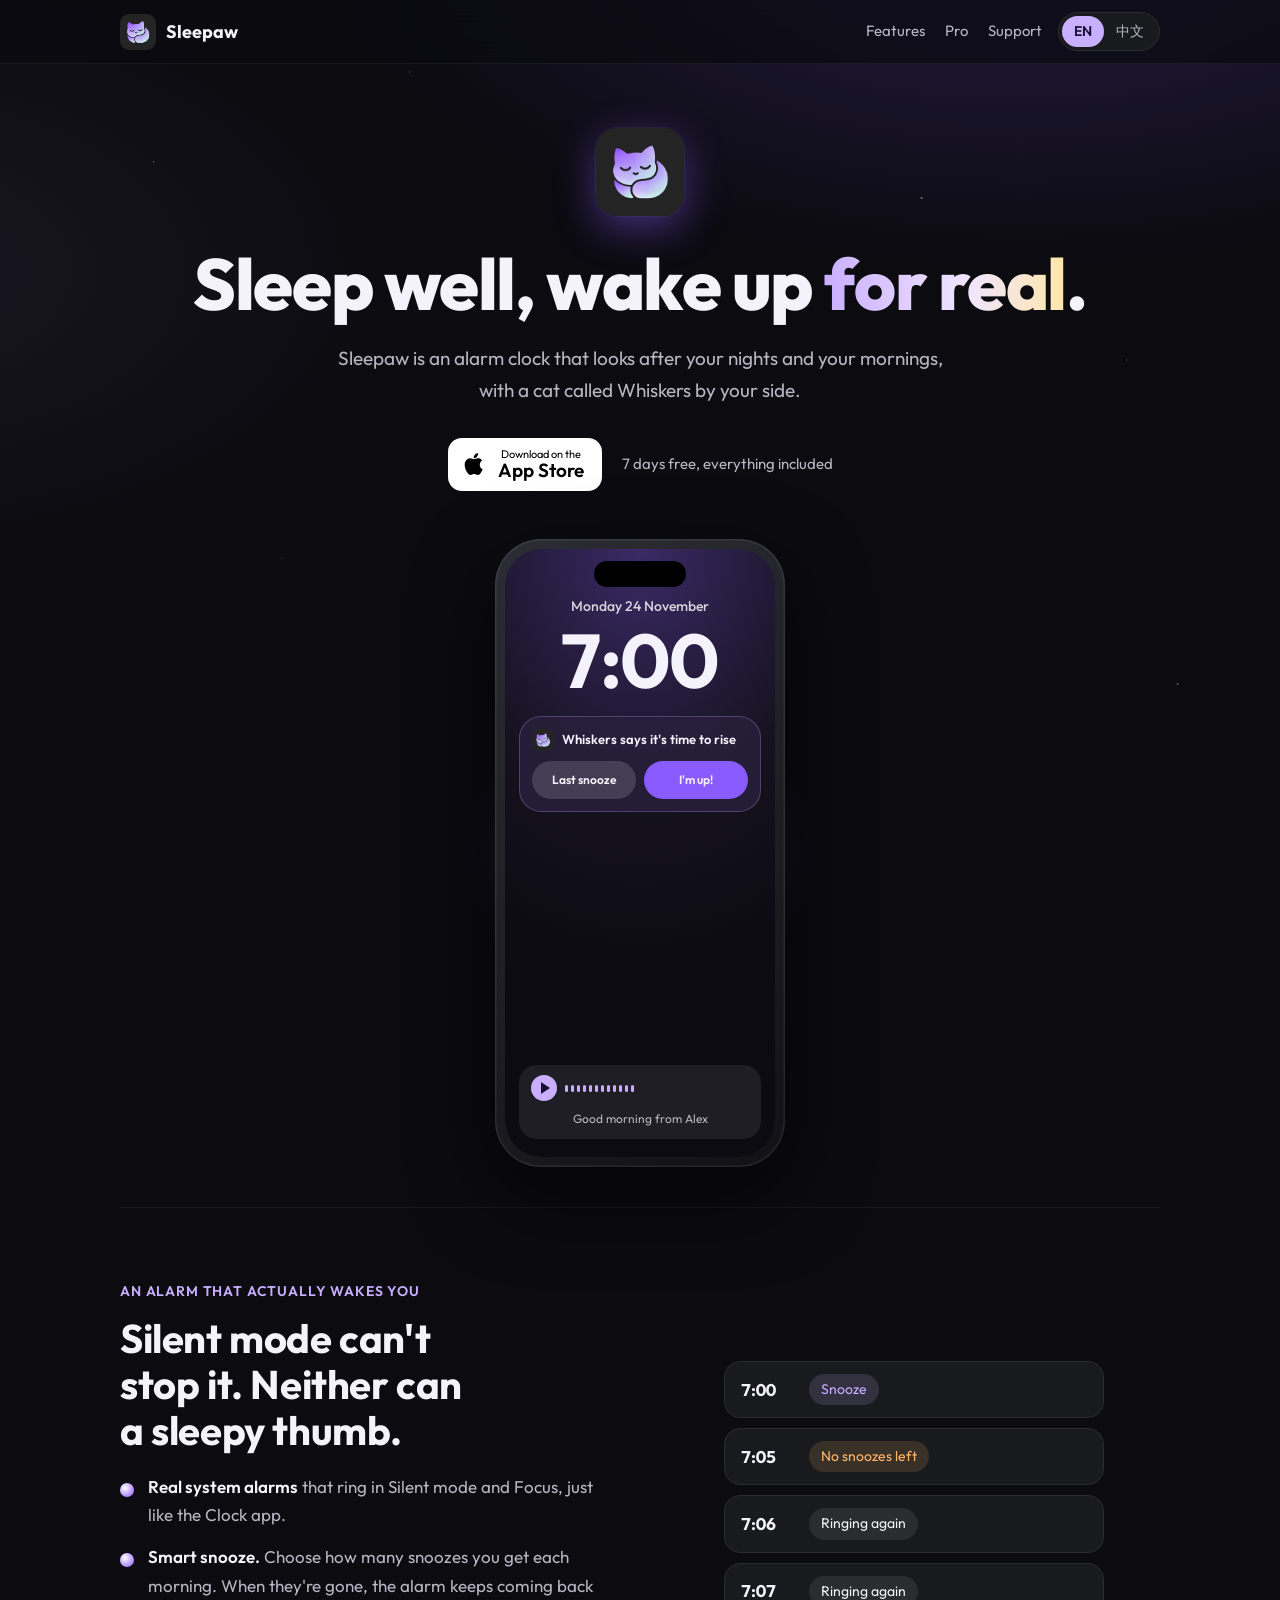
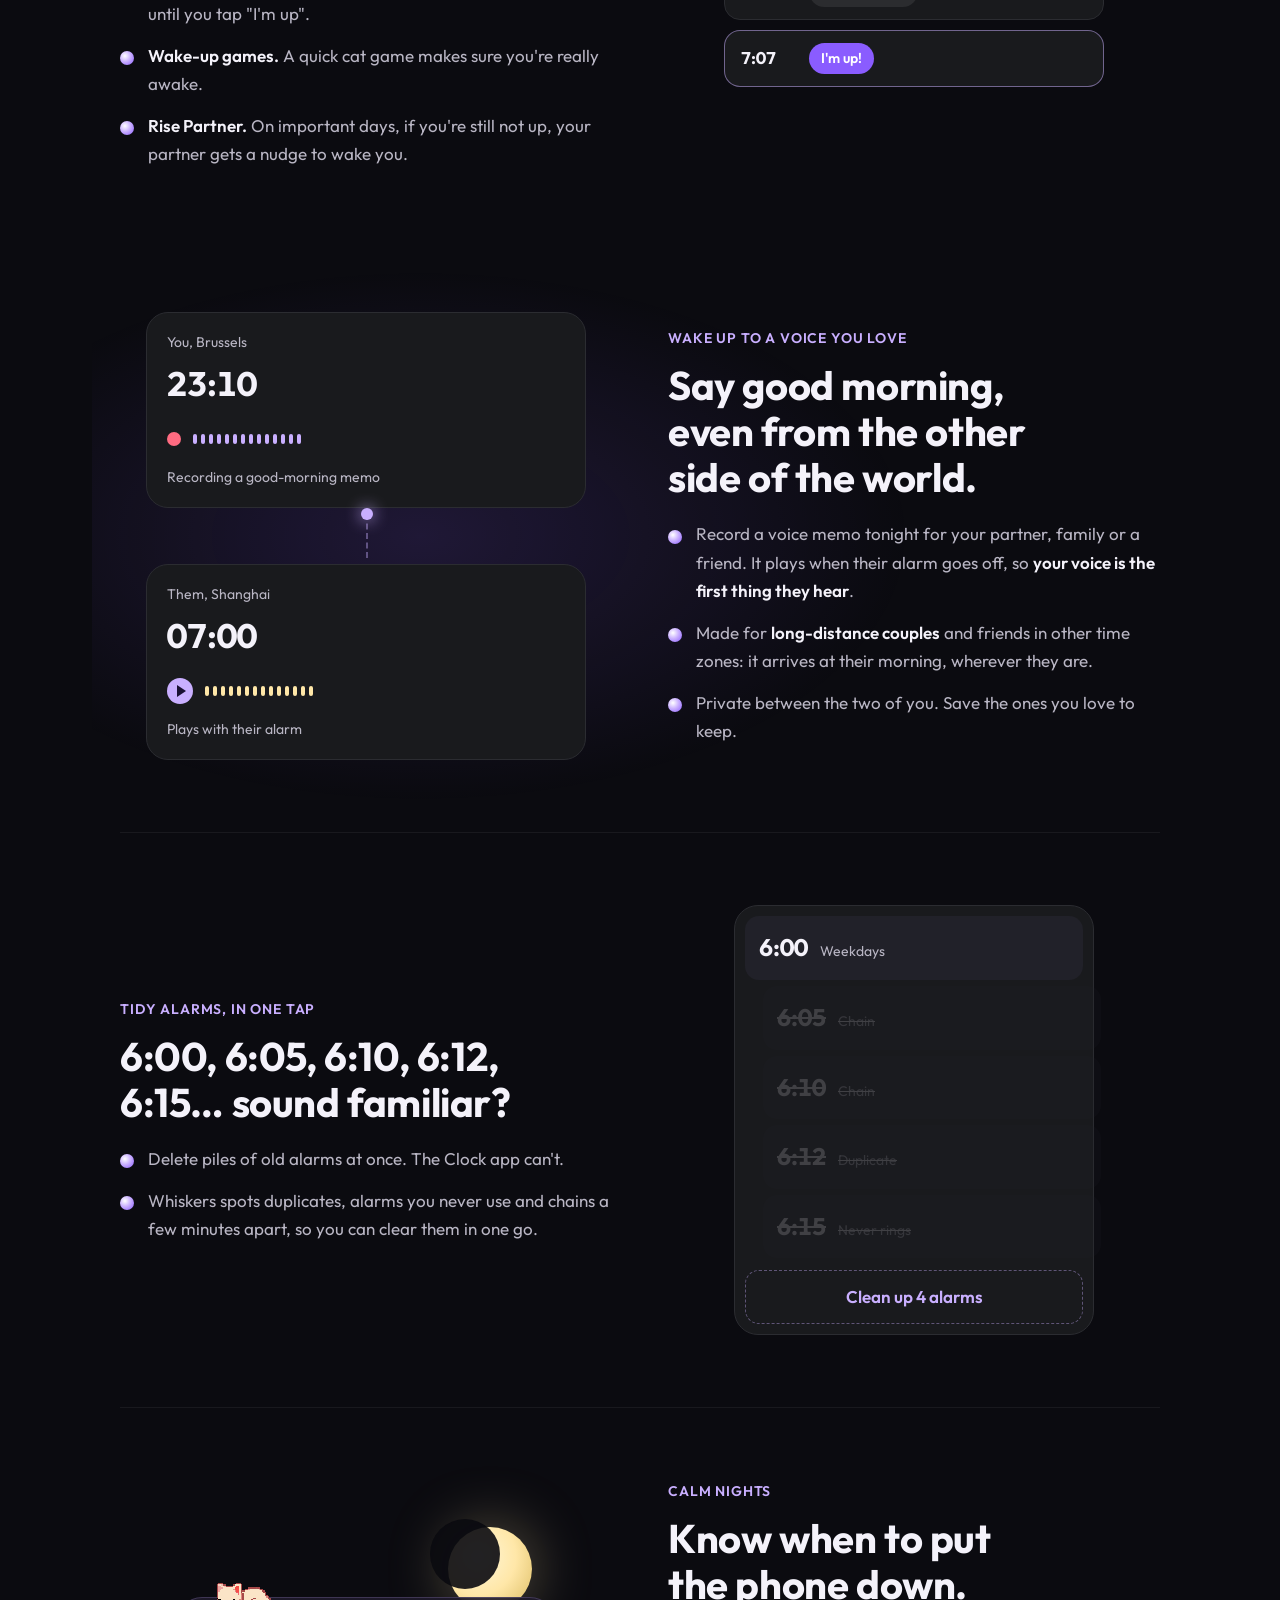
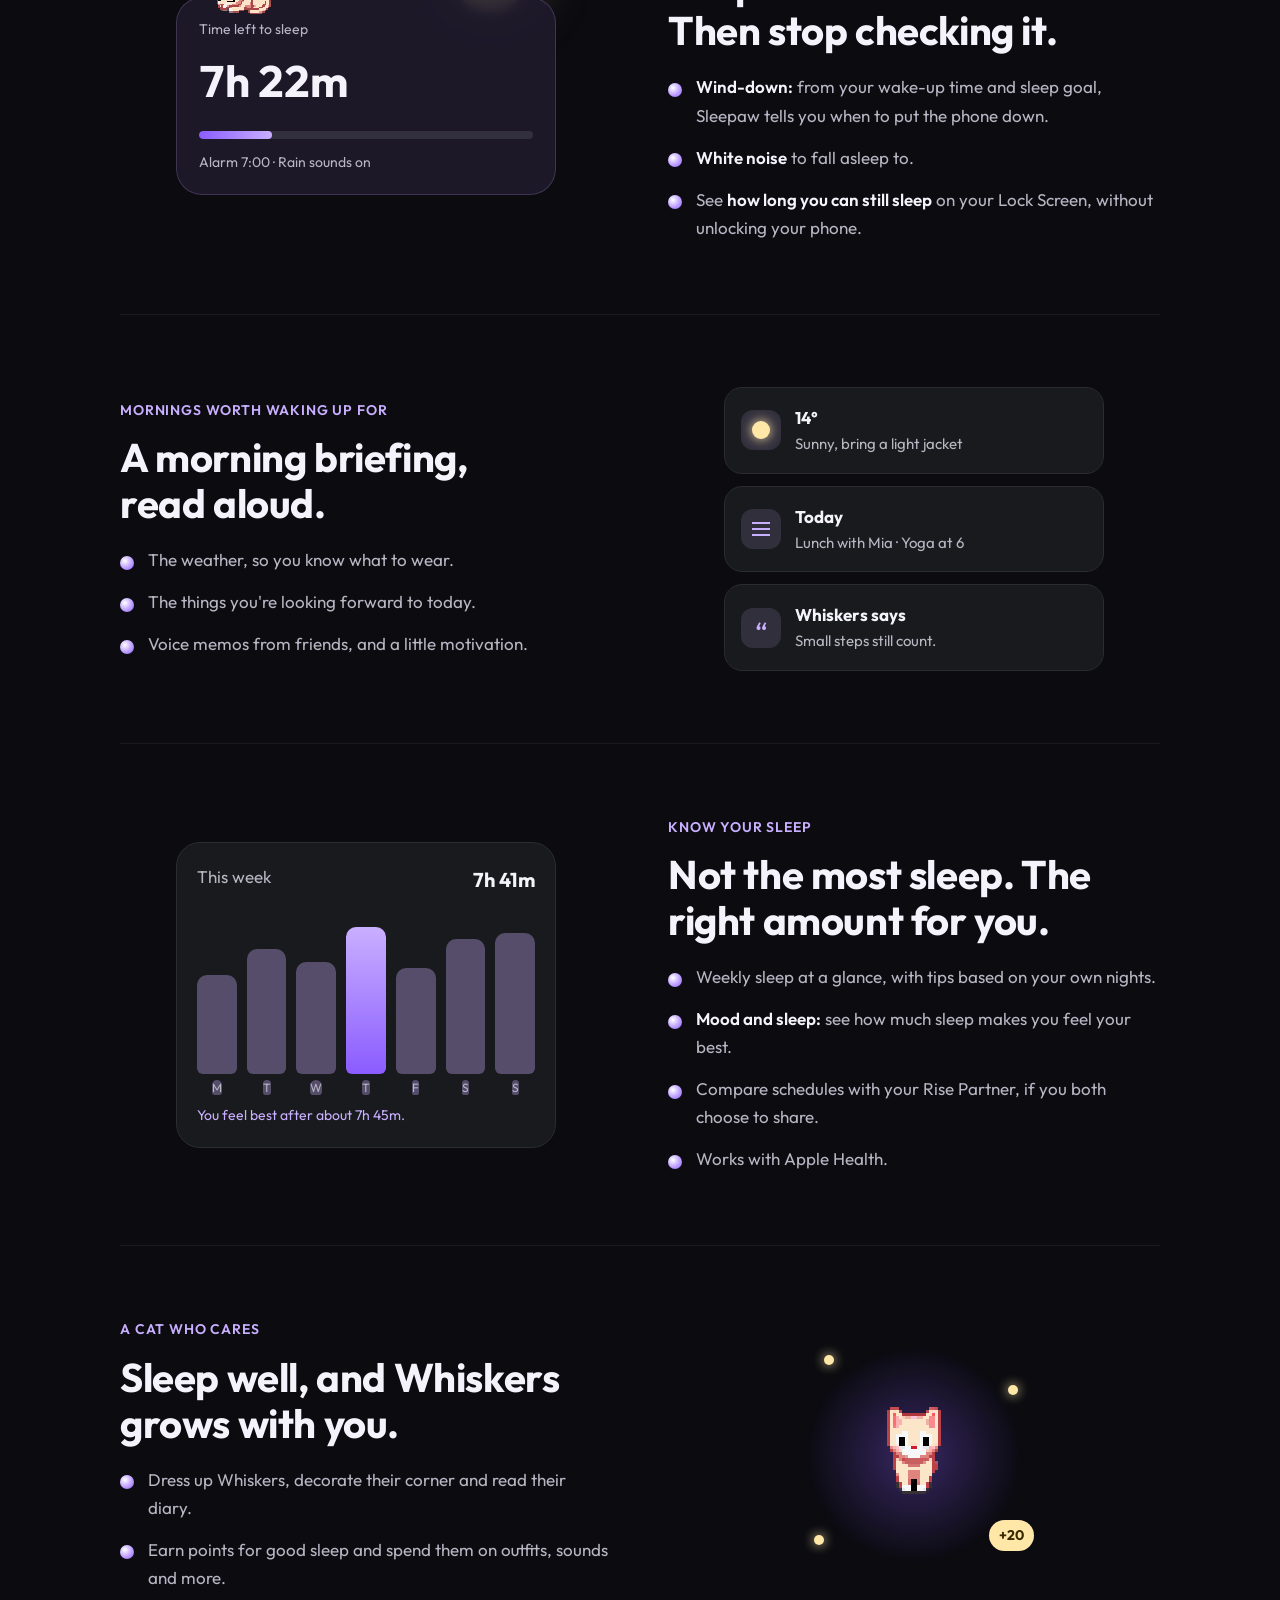
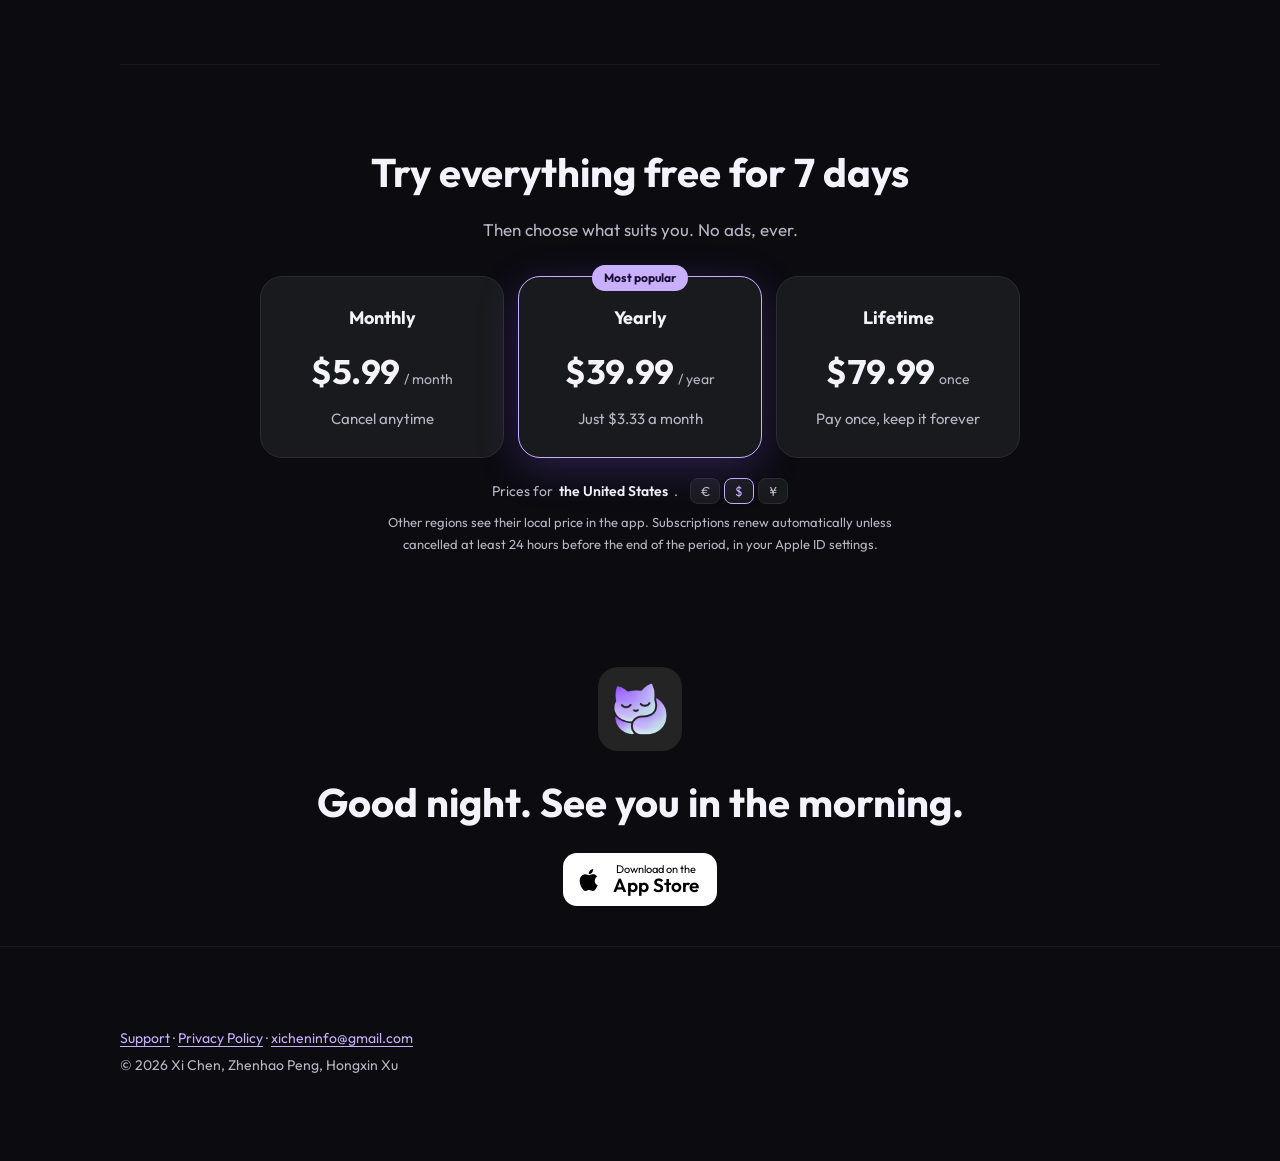
<file: index.html>
<!doctype html>
<html lang="en" data-lang="en" data-title-en="Sleepaw: Cat Alarm Clock" data-title-zh="枕边喵 · 小猫闹钟">
<head>
  <meta charset="utf-8">
  <meta name="viewport" content="width=device-width, initial-scale=1">
  <title>Sleepaw: Cat Alarm Clock</title>
  <meta name="description" content="Sleepaw is an alarm clock that looks after your nights and your mornings, with a cat called Whiskers by your side.">
  <meta property="og:title" content="Sleepaw: Cat Alarm Clock">
  <meta property="og:description" content="Sleep well, wake up for real. Wake up to the voice of someone you love.">
  <meta property="og:image" content="https://chenxi981211-ui.github.io/sleepaw/icon.png">
  <link rel="icon" href="icon.png">
  <link rel="preconnect" href="https://fonts.googleapis.com">
  <link rel="preconnect" href="https://fonts.gstatic.com" crossorigin>
  <link href="https://fonts.googleapis.com/css2?family=Outfit:wght@400;500;600;700;800&display=swap" rel="stylesheet">
  <link rel="stylesheet" href="style.css?v=4">
  <link rel="stylesheet" href="landing.css?v=4">
  <script src="lang.js?v=4" defer></script>
  <script src="landing.js?v=4" defer></script>
  <script src="prices.js?v=4" defer></script>
</head>
<body class="landing">
  <div class="sky" aria-hidden="true"></div>

  <header class="bar">
    <div class="bar-in">
      <a class="brand" href="./"><img src="icon.png" alt=""><span class="en">Sleepaw</span><span class="zh">枕边喵</span></a>
      <nav class="bar-links">
        <a href="#features"><span class="en">Features</span><span class="zh">功能</span></a>
        <a href="#pro"><span class="en">Pro</span><span class="zh">会员</span></a>
        <a href="support.html"><span class="en">Support</span><span class="zh">帮助</span></a>
      </nav>
      <div class="lang" role="group" aria-label="Language"><button data-set="en" aria-pressed="true">EN</button><button data-set="zh" aria-pressed="false">中文</button></div>
    </div>
  </header>

  <main>
    <!-- Hero -->
    <section class="hero2">
      <div class="hero-copy">
        <img class="hero-logo" src="icon.png" alt="Sleepaw">
        <h1>
          <span class="en">Sleep well, wake up <em>for real</em>.</span>
          <span class="zh">好好睡，好好醒，<em>有猫陪着</em>。</span>
        </h1>
        <p class="lede">
          <span class="en">Sleepaw is an alarm clock that looks after your nights and your mornings, with a cat called Whiskers by your side.</span>
          <span class="zh">枕边喵是一个会照顾你睡眠的小猫闹钟，从睡前到起床，都有猫猫陪着你。</span>
        </p>
        <div class="cta-row">
          <a class="store-btn" href="https://apps.apple.com/app/id6829715240">
            <svg viewBox="0 0 24 24" aria-hidden="true"><path fill="currentColor" d="M16.4 12.6c0-2.6 2.1-3.8 2.2-3.9-1.2-1.8-3.1-2-3.7-2-1.6-.2-3.1.9-3.9.9-.8 0-2-.9-3.4-.9-1.7 0-3.3 1-4.2 2.6-1.8 3.1-.5 7.7 1.3 10.2.9 1.2 1.9 2.6 3.2 2.6 1.3-.1 1.8-.8 3.3-.8 1.6 0 2 .8 3.4.8 1.4 0 2.3-1.2 3.1-2.5 1-1.4 1.4-2.8 1.4-2.9-.1 0-2.7-1-2.7-4.1zM13.9 5c.7-.9 1.2-2 1-3.2-1 0-2.3.7-3 1.6-.7.8-1.2 2-1.1 3.1 1.2.1 2.4-.6 3.1-1.5z"/></svg>
            <span><small class="en">Download on the</small><small class="zh">前往</small><b>App Store</b></span>
          </a>
          <p class="trial"><span class="en">7 days free, everything included</span><span class="zh">所有功能免费试用 7 天</span></p>
        </div>
      </div>

      <div class="hero-phone" aria-hidden="true">
        <div class="phone">
          <div class="screen lock">
            <p class="lock-date"><span class="en">Monday 24 November</span><span class="zh">11月24日 星期一</span></p>
            <p class="lock-time">7:00</p>
            <div class="alarm-alert ring">
              <div class="aa-head"><img src="icon.png" alt=""><span class="en">Whiskers says it's time to rise</span><span class="zh">Whiskers 喊你起床啦</span></div>
              <div class="aa-btns">
                <span class="aa-btn"><span class="en">Last snooze</span><span class="zh">最后一次贪睡</span></span>
                <span class="aa-btn up"><span class="en">I'm up!</span><span class="zh">我起来了！</span></span>
              </div>
            </div>
            <div class="memo-chip">
              <span class="play"></span>
              <span class="wave"><i></i><i></i><i></i><i></i><i></i><i></i><i></i><i></i><i></i><i></i><i></i><i></i></span>
              <span class="memo-from"><span class="en">Good morning from Alex</span><span class="zh">来自小林的早安</span></span>
            </div>
          </div>
        </div>
        <div class="glow"></div>
      </div>
    </section>

    <!-- Feature: alarm -->
    <section id="features" class="feature">
      <div class="f-copy reveal">
        <p class="eyebrow"><span class="en">An alarm that actually wakes you</span><span class="zh">真正叫得醒你的闹钟</span></p>
        <h2><span class="en">Silent mode can't stop it. Neither can a sleepy thumb.</span><span class="zh">静音挡不住它，迷糊的手也关不掉它。</span></h2>
        <ul class="ticks">
          <li><span class="en"><b>Real system alarms</b> that ring in Silent mode and Focus, just like the Clock app.</span><span class="zh"><b>系统级闹钟</b>：静音模式、专注模式下照样响，和苹果自带闹钟一样可靠。</span></li>
          <li><span class="en"><b>Smart snooze.</b> Choose how many snoozes you get each morning. When they're gone, the alarm keeps coming back until you tap "I'm up".</span><span class="zh"><b>智能贪睡</b>：自己设定每天早上能贪睡几次。用完之后，闹钟会一直回来，直到你点「我起来了」。</span></li>
          <li><span class="en"><b>Wake-up games.</b> A quick cat game makes sure you're really awake.</span><span class="zh"><b>起床小游戏</b>：玩一局猫咪小游戏，确认你是真的醒了。</span></li>
          <li><span class="en"><b>Rise Partner.</b> On important days, if you're still not up, your partner gets a nudge to wake you.</span><span class="zh"><b>起床搭子</b>：重要的日子你还没起，搭子会收到提醒来叫你。</span></li>
        </ul>
      </div>
      <div class="f-visual reveal" aria-hidden="true">
        <div class="snooze-demo">
          <div class="sd-row"><span class="sd-t">7:00</span><span class="sd-pill"><span class="en">Snooze</span><span class="zh">贪睡</span></span></div>
          <div class="sd-row"><span class="sd-t">7:05</span><span class="sd-pill warn"><span class="en">No snoozes left</span><span class="zh">贪睡用完了</span></span></div>
          <div class="sd-row"><span class="sd-t">7:06</span><span class="sd-pill again"><span class="en">Ringing again</span><span class="zh">再次响起</span></span></div>
          <div class="sd-row"><span class="sd-t">7:07</span><span class="sd-pill again"><span class="en">Ringing again</span><span class="zh">再次响起</span></span></div>
          <div class="sd-row done"><span class="sd-t">7:07</span><span class="sd-pill up"><span class="en">I'm up!</span><span class="zh">我起来了！</span></span></div>
        </div>
      </div>
    </section>

    <!-- Feature: voice memo (USP) -->
    <section class="feature flip spotlight">
      <div class="f-copy reveal">
        <p class="eyebrow"><span class="en">Wake up to a voice you love</span><span class="zh">用最想听的声音醒来</span></p>
        <h2><span class="en">Say good morning, even from the other side of the world.</span><span class="zh">隔着时差，也能第一个说早安。</span></h2>
        <ul class="ticks">
          <li><span class="en">Record a voice memo tonight for your partner, family or a friend. It plays when their alarm goes off, so <b>your voice is the first thing they hear</b>.</span><span class="zh">睡前给伴侣、家人或朋友录一段语音，对方闹钟响起时，<b>第一个听到的就是你的声音</b>。</span></li>
          <li><span class="en">Made for <b>long-distance couples</b> and friends in other time zones: it arrives at their morning, wherever they are.</span><span class="zh">适合<b>异地恋</b>和跨时区的朋友：不管对方在哪里，语音都会在他的早上准时响起。</span></li>
          <li><span class="en">Private between the two of you. Save the ones you love to keep.</span><span class="zh">语音只在你们两人之间，喜欢的留言还可以保存下来留作纪念。</span></li>
        </ul>
      </div>
      <div class="f-visual reveal" aria-hidden="true">
        <div class="tz">
          <div class="tz-card">
            <p class="tz-city"><span class="en">You, Brussels</span><span class="zh">你 · 布鲁塞尔</span></p>
            <p class="tz-time">23:10</p>
            <div class="rec"><span class="rec-dot"></span><span class="wave big"><i></i><i></i><i></i><i></i><i></i><i></i><i></i><i></i><i></i><i></i><i></i><i></i><i></i><i></i></span></div>
            <p class="tz-note"><span class="en">Recording a good-morning memo</span><span class="zh">正在录早安语音</span></p>
          </div>
          <div class="tz-arc"><span class="plane"></span></div>
          <div class="tz-card">
            <p class="tz-city"><span class="en">Them, Shanghai</span><span class="zh">TA · 上海</span></p>
            <p class="tz-time">07:00</p>
            <div class="rec"><span class="play"></span><span class="wave big play-wave"><i></i><i></i><i></i><i></i><i></i><i></i><i></i><i></i><i></i><i></i><i></i><i></i><i></i><i></i></span></div>
            <p class="tz-note"><span class="en">Plays with their alarm</span><span class="zh">随闹钟一起播放</span></p>
          </div>
        </div>
      </div>
    </section>

    <!-- Feature: tidy alarms -->
    <section class="feature">
      <div class="f-copy reveal">
        <p class="eyebrow"><span class="en">Tidy alarms, in one tap</span><span class="zh">闹钟大扫除</span></p>
        <h2><span class="en">6:00, 6:05, 6:10, 6:12, 6:15… sound familiar?</span><span class="zh">6:00、6:05、6:10、6:12、6:15……眼熟吗？</span></h2>
        <ul class="ticks">
          <li><span class="en">Delete piles of old alarms at once. The Clock app can't.</span><span class="zh">一次删除一堆旧闹钟，苹果自带闹钟做不到。</span></li>
          <li><span class="en">Whiskers spots duplicates, alarms you never use and chains a few minutes apart, so you can clear them in one go.</span><span class="zh">猫猫帮你找出重复的、从来不用的、每隔几分钟一个的「连环闹钟」，一键清理。</span></li>
        </ul>
      </div>
      <div class="f-visual reveal" aria-hidden="true">
        <div class="tidy">
          <div class="tidy-row keep"><b>6:00</b><span class="en">Weekdays</span><span class="zh">工作日</span></div>
          <div class="tidy-row gone"><b>6:05</b><span class="en">Chain</span><span class="zh">连环</span></div>
          <div class="tidy-row gone"><b>6:10</b><span class="en">Chain</span><span class="zh">连环</span></div>
          <div class="tidy-row gone"><b>6:12</b><span class="en">Duplicate</span><span class="zh">重复</span></div>
          <div class="tidy-row gone"><b>6:15</b><span class="en">Never rings</span><span class="zh">从不响</span></div>
          <div class="tidy-btn"><span class="en">Clean up 4 alarms</span><span class="zh">一键清理 4 个闹钟</span></div>
        </div>
      </div>
    </section>

    <!-- Feature: calm nights -->
    <section class="feature flip">
      <div class="f-copy reveal">
        <p class="eyebrow"><span class="en">Calm nights</span><span class="zh">安心入睡</span></p>
        <h2><span class="en">Know when to put the phone down. Then stop checking it.</span><span class="zh">知道什么时候该放下手机，然后不用再拿起来。</span></h2>
        <ul class="ticks">
          <li><span class="en"><b>Wind-down:</b> from your wake-up time and sleep goal, Sleepaw tells you when to put the phone down.</span><span class="zh"><b>睡前放松提醒</b>：根据你的起床时间和睡眠目标，每晚提醒你什么时候该放下手机。</span></li>
          <li><span class="en"><b>White noise</b> to fall asleep to.</span><span class="zh"><b>白噪音</b>陪你入睡。</span></li>
          <li><span class="en">See <b>how long you can still sleep</b> on your Lock Screen, without unlocking your phone.</span><span class="zh">锁屏直接显示<b>今晚还能睡多久</b>，半夜醒来不用解锁手机。</span></li>
        </ul>
      </div>
      <div class="f-visual reveal" aria-hidden="true">
        <div class="night">
          <div class="moon"></div>
          <img src="cat-sleeping.gif" alt="" class="night-cat">
          <div class="live">
            <p class="live-label"><span class="en">Time left to sleep</span><span class="zh">今晚还能睡</span></p>
            <p class="live-num" data-countdown="26520">7h 22m</p>
            <div class="live-bar"><span></span></div>
            <p class="live-foot"><span class="en">Alarm 7:00 · Rain sounds on</span><span class="zh">闹钟 7:00 · 雨声播放中</span></p>
          </div>
        </div>
      </div>
    </section>

    <!-- Feature: mornings -->
    <section class="feature">
      <div class="f-copy reveal">
        <p class="eyebrow"><span class="en">Mornings worth waking up for</span><span class="zh">有动力起床</span></p>
        <h2><span class="en">A morning briefing, read aloud.</span><span class="zh">每天早上，一份为你朗读的晨报。</span></h2>
        <ul class="ticks">
          <li><span class="en">The weather, so you know what to wear.</span><span class="zh">今天的天气，起床就知道穿什么。</span></li>
          <li><span class="en">The things you're looking forward to today.</span><span class="zh">今天让你期待的小事。</span></li>
          <li><span class="en">Voice memos from friends, and a little motivation.</span><span class="zh">朋友的语音留言，还有一句鼓励。</span></li>
        </ul>
      </div>
      <div class="f-visual reveal" aria-hidden="true">
        <div class="brief">
          <div class="brief-card"><span class="b-ico sun"></span><div><b>14°</b><span class="en">Sunny, bring a light jacket</span><span class="zh">晴，带件薄外套</span></div></div>
          <div class="brief-card"><span class="b-ico list"></span><div><b><span class="en">Today</span><span class="zh">今天</span></b><span class="en">Lunch with Mia · Yoga at 6</span><span class="zh">和小米吃午饭 · 6 点瑜伽</span></div></div>
          <div class="brief-card"><span class="b-ico quote"></span><div><b><span class="en">Whiskers says</span><span class="zh">猫猫说</span></b><span class="en">Small steps still count.</span><span class="zh">慢慢来，也是在前进。</span></div></div>
        </div>
      </div>
    </section>

    <!-- Feature: insights -->
    <section class="feature flip">
      <div class="f-copy reveal">
        <p class="eyebrow"><span class="en">Know your sleep</span><span class="zh">了解你的睡眠</span></p>
        <h2><span class="en">Not the most sleep. The right amount for you.</span><span class="zh">不是睡得越久越好，是睡得刚刚好。</span></h2>
        <ul class="ticks">
          <li><span class="en">Weekly sleep at a glance, with tips based on your own nights.</span><span class="zh">每周睡眠一目了然，根据你的数据给出建议。</span></li>
          <li><span class="en"><b>Mood and sleep:</b> see how much sleep makes you feel your best.</span><span class="zh"><b>心情与睡眠</b>：找到让你状态最好的睡眠时长。</span></li>
          <li><span class="en">Compare schedules with your Rise Partner, if you both choose to share.</span><span class="zh">双方都同意分享时，可以和起床搭子比一比谁的作息更规律。</span></li>
          <li><span class="en">Works with Apple Health.</span><span class="zh">支持 Apple 健康。</span></li>
        </ul>
      </div>
      <div class="f-visual reveal" aria-hidden="true">
        <div class="chart">
          <p class="chart-title"><span class="en">This week</span><span class="zh">本周</span><b>7h 41m</b></p>
          <div class="bars">
            <span style="--h:.62"><i><span class="en">M</span><span class="zh">一</span></i></span><span style="--h:.78"><i><span class="en">T</span><span class="zh">二</span></i></span><span style="--h:.7"><i><span class="en">W</span><span class="zh">三</span></i></span><span style="--h:.92" class="best"><i><span class="en">T</span><span class="zh">四</span></i></span><span style="--h:.66"><i><span class="en">F</span><span class="zh">五</span></i></span><span style="--h:.84"><i><span class="en">S</span><span class="zh">六</span></i></span><span style="--h:.88"><i><span class="en">S</span><span class="zh">日</span></i></span>
          </div>
          <p class="chart-note"><span class="en">You feel best after about 7h 45m.</span><span class="zh">睡 7 小时 45 分左右时，你心情最好。</span></p>
        </div>
      </div>
    </section>

    <!-- Feature: cat -->
    <section class="feature">
      <div class="f-copy reveal">
        <p class="eyebrow"><span class="en">A cat who cares</span><span class="zh">一只会关心你的猫</span></p>
        <h2><span class="en">Sleep well, and Whiskers grows with you.</span><span class="zh">你好好睡觉，它就好好长大。</span></h2>
        <ul class="ticks">
          <li><span class="en">Dress up Whiskers, decorate their corner and read their diary.</span><span class="zh">给猫猫换装、布置小窝、偷看它的日记。</span></li>
          <li><span class="en">Earn points for good sleep and spend them on outfits, sounds and more.</span><span class="zh">好好睡觉赚积分，给猫猫买衣服、解锁新铃声。</span></li>
        </ul>
      </div>
      <div class="f-visual reveal" aria-hidden="true">
        <div class="cat-stage">
          <img src="cat-love.gif" alt="" class="cat-pixel">
          <span class="spark s1"></span><span class="spark s2"></span><span class="spark s3"></span>
          <div class="coins">+20</div>
        </div>
      </div>
    </section>

    <!-- Pro -->
    <section id="pro" class="pro reveal">
      <h2><span class="en">Try everything free for 7 days</span><span class="zh">所有功能，免费试用 7 天</span></h2>
      <p class="muted"><span class="en">Then choose what suits you. No ads, ever.</span><span class="zh">之后按你的习惯选择，永远没有广告。</span></p>
      <div class="plans" data-prices>
        <div class="plan"><b><span class="en">Monthly</span><span class="zh">按月</span></b><p class="price"><span data-p="monthly">€4.99</span><small><span class="en">/ month</span><span class="zh">/ 月</span></small></p><span class="en">Cancel anytime</span><span class="zh">随时取消</span></div>
        <div class="plan pop"><em><span class="en">Most popular</span><span class="zh">最受欢迎</span></em><b><span class="en">Yearly</span><span class="zh">按年</span></b><p class="price"><span data-p="yearly">€34.99</span><small><span class="en">/ year</span><span class="zh">/ 年</span></small></p><span><span class="en">Just </span><span class="zh">折合每月 </span><span data-p="perMonth">€2.92</span><span class="en"> a month</span></span></div>
        <div class="plan"><b><span class="en">Lifetime</span><span class="zh">终身</span></b><p class="price"><span data-p="lifetime">€69.99</span><small><span class="en">once</span><span class="zh">一次</span></small></p><span class="en">Pay once, keep it forever</span><span class="zh">一次买断，永久使用</span></div>
      </div>
      <p class="region-note"><span class="en">Prices for </span><span class="zh">当前显示：</span><b data-p="region">Europe</b><span class="en">. </span><span class="zh">。</span><span class="region-pick" role="group" aria-label="Region"><button data-r="eu">€</button><button data-r="us">$</button><button data-r="cn">¥</button></span></p>
      <p class="fine"><span class="en">Other regions see their local price in the app. Subscriptions renew automatically unless cancelled at least 24 hours before the end of the period, in your Apple ID settings.</span><span class="zh">其他地区以 App 内显示的当地价格为准。订阅会自动续费，除非在周期结束前至少 24 小时在 Apple ID 设置中取消。</span></p>
    </section>

    <section class="final reveal">
      <img src="icon.png" alt="">
      <h2><span class="en">Good night. See you in the morning.</span><span class="zh">晚安，明早见。</span></h2>
      <a class="store-btn" href="https://apps.apple.com/app/id6829715240">
        <svg viewBox="0 0 24 24" aria-hidden="true"><path fill="currentColor" d="M16.4 12.6c0-2.6 2.1-3.8 2.2-3.9-1.2-1.8-3.1-2-3.7-2-1.6-.2-3.1.9-3.9.9-.8 0-2-.9-3.4-.9-1.7 0-3.3 1-4.2 2.6-1.8 3.1-.5 7.7 1.3 10.2.9 1.2 1.9 2.6 3.2 2.6 1.3-.1 1.8-.8 3.3-.8 1.6 0 2 .8 3.4.8 1.4 0 2.3-1.2 3.1-2.5 1-1.4 1.4-2.8 1.4-2.9-.1 0-2.7-1-2.7-4.1zM13.9 5c.7-.9 1.2-2 1-3.2-1 0-2.3.7-3 1.6-.7.8-1.2 2-1.1 3.1 1.2.1 2.4-.6 3.1-1.5z"/></svg>
        <span><small class="en">Download on the</small><small class="zh">前往</small><b>App Store</b></span>
      </a>
    </section>
  </main>

  <footer class="foot">
    <div class="foot-in">
      <p><a href="support.html"><span class="en">Support</span><span class="zh">帮助与支持</span></a> · <a href="privacy.html"><span class="en">Privacy Policy</span><span class="zh">隐私政策</span></a> · <a href="mailto:xicheninfo@gmail.com">xicheninfo@gmail.com</a></p>
      <p>© 2026 Xi Chen, Zhenhao Peng, Hongxin Xu</p>
    </div>
  </footer>
</body>
</html>
</file>
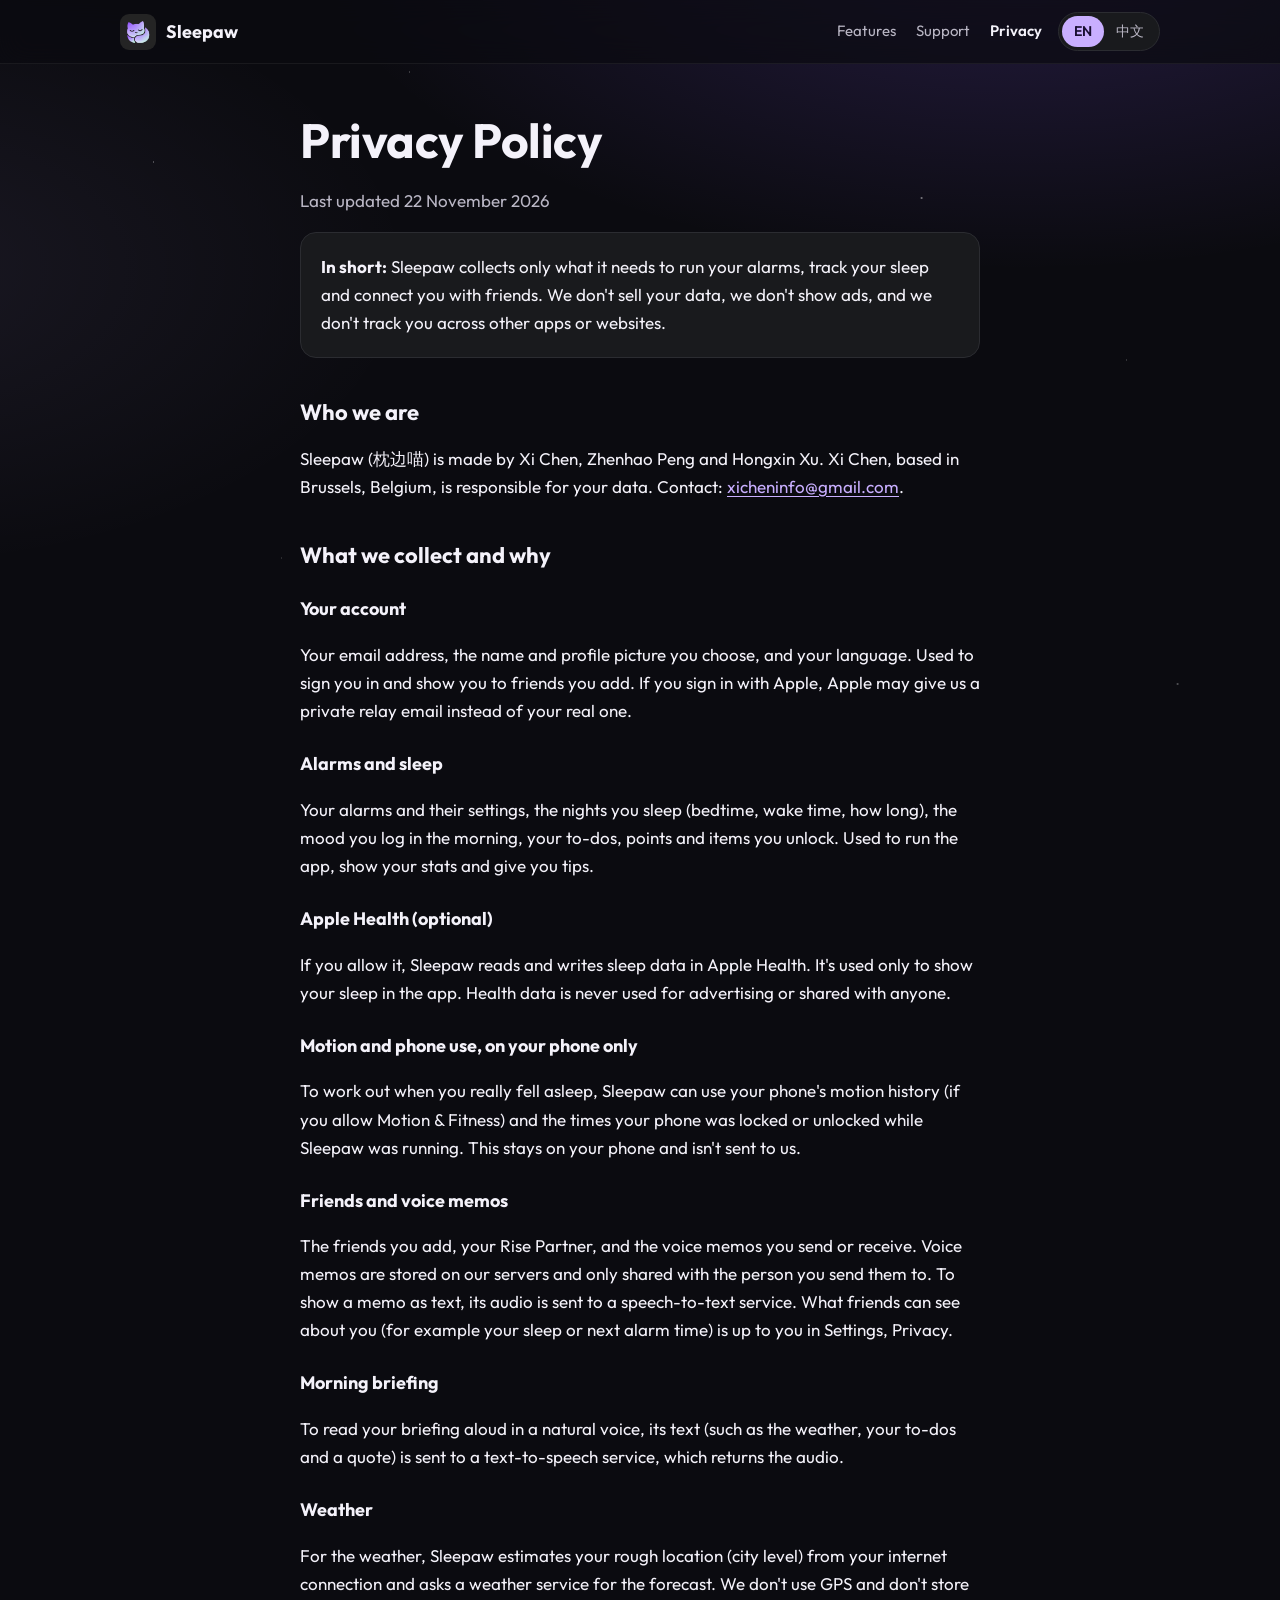
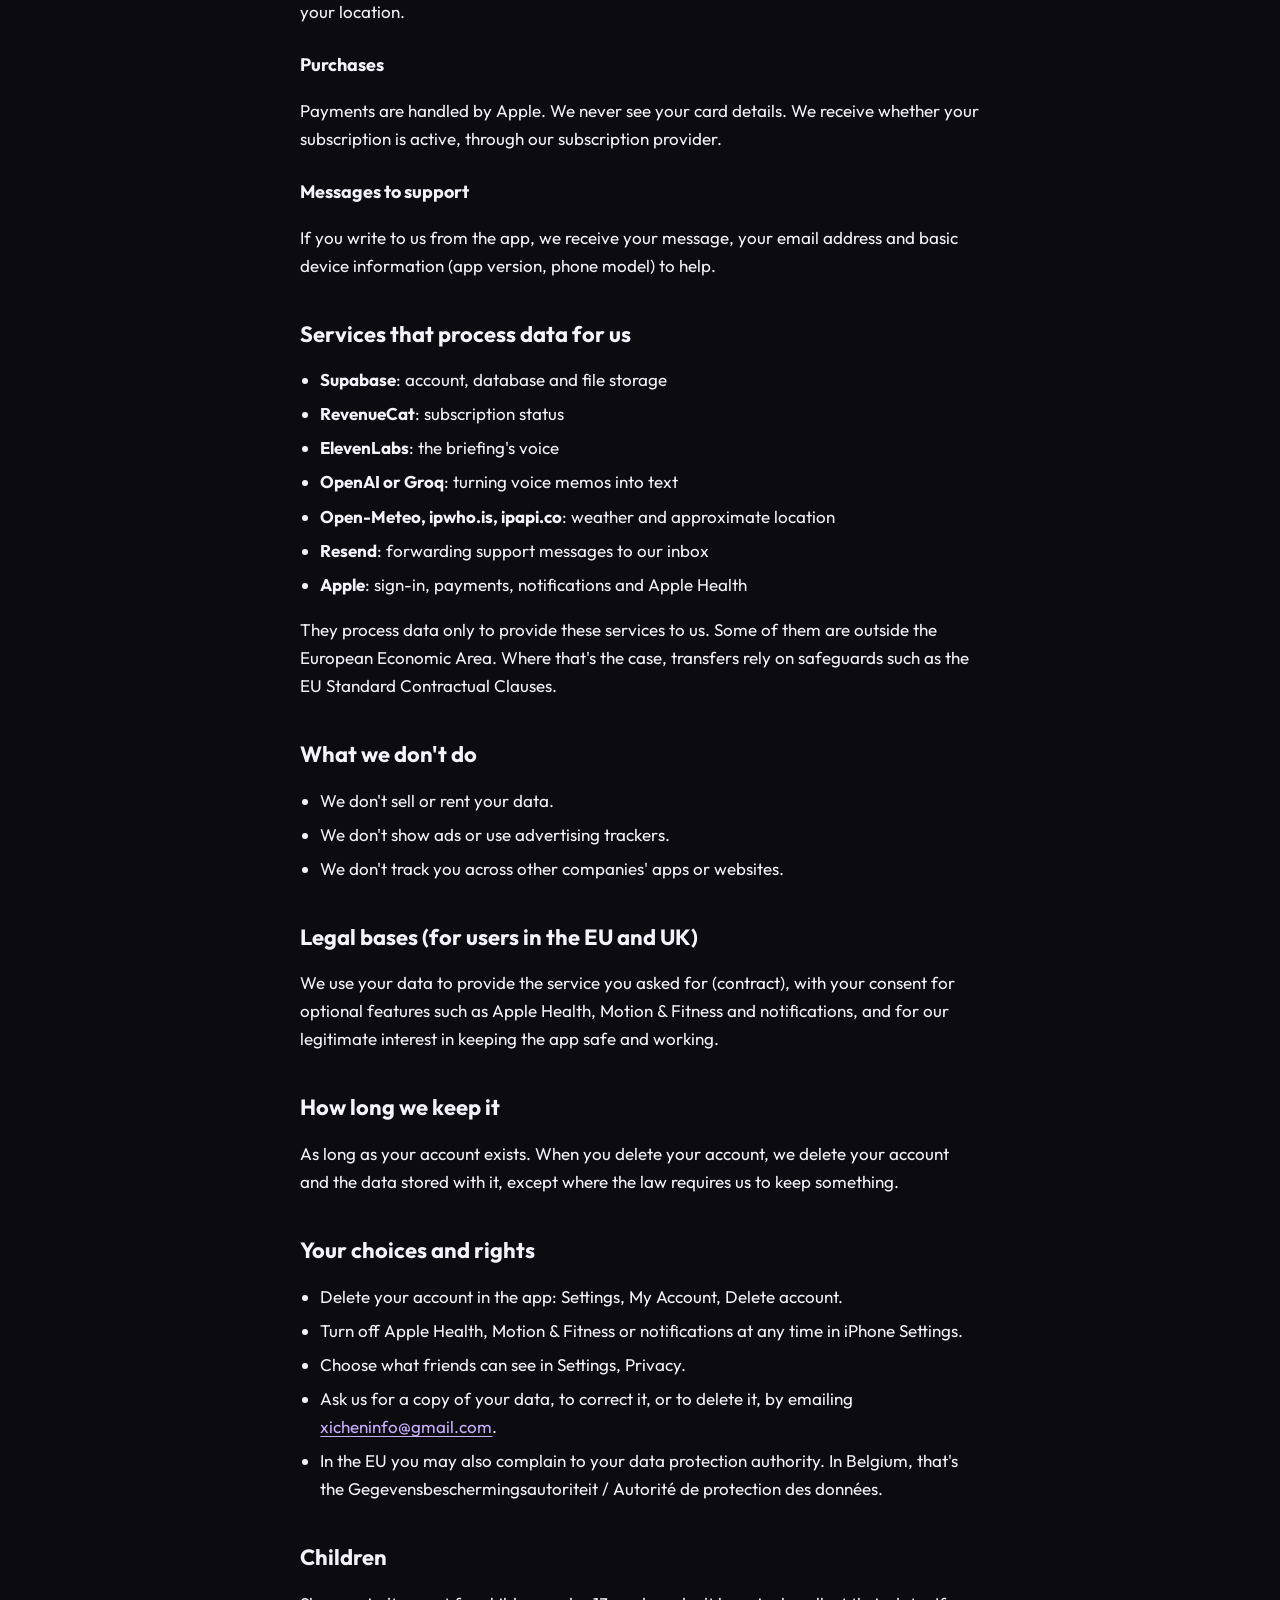
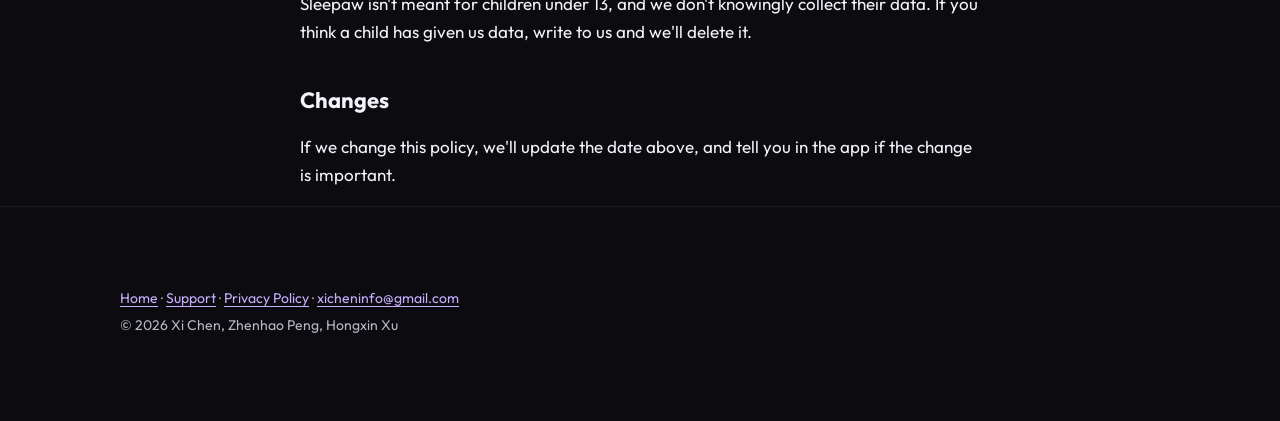
<file: privacy.html>
<!doctype html>
<html lang="en" data-lang="en" data-title-en="Sleepaw Privacy Policy" data-title-zh="枕边喵 隐私政策">
<head>
  <meta charset="utf-8">
  <meta name="viewport" content="width=device-width, initial-scale=1">
  <title>Sleepaw Privacy Policy</title>
  <meta name="description" content="What the Sleepaw app collects, why, and the choices you have.">
  <link rel="icon" href="icon.png">
  <link rel="preconnect" href="https://fonts.googleapis.com">
  <link rel="preconnect" href="https://fonts.gstatic.com" crossorigin>
  <link href="https://fonts.googleapis.com/css2?family=Outfit:wght@400;500;600;700;800&display=swap" rel="stylesheet">
  <link rel="stylesheet" href="style.css?v=4">
  <link rel="stylesheet" href="landing.css?v=4">
  <script src="lang.js?v=4" defer></script>
</head>
<body class="landing">
  <div class="sky" aria-hidden="true"></div>
  <header class="bar">
    <div class="bar-in">
      <a class="brand" href="./"><img src="icon.png" alt=""><span class="en">Sleepaw</span><span class="zh">枕边喵</span></a>
      <nav class="bar-links">
        <a href="./#features"><span class="en">Features</span><span class="zh">功能</span></a>
        <a href="support.html"><span class="en">Support</span><span class="zh">帮助</span></a>
        <a aria-current="page" href="privacy.html"><span class="en">Privacy</span><span class="zh">隐私</span></a>
      </nav>
      <div class="lang" role="group" aria-label="Language"><button data-set="en" aria-pressed="true">EN</button><button data-set="zh" aria-pressed="false">中文</button></div>
    </div>
  </header>
  <div class="page">
    <main>
      <h1><span class="en">Privacy Policy</span><span class="zh">隐私政策</span></h1>
      <p class="muted"><span class="en">Last updated 22 November 2026</span><span class="zh">最近更新：2026 年 11 月 22 日</span></p>

      <!-- ───────── English ───────── -->
      <div class="en">
        <div class="card">
          <p style="margin:0"><strong>In short:</strong> Sleepaw collects only what it needs to run your alarms, track your sleep and connect you with friends. We don't sell your data, we don't show ads, and we don't track you across other apps or websites.</p>
        </div>

        <h2>Who we are</h2>
        <p>Sleepaw (枕边喵) is made by Xi Chen, Zhenhao Peng and Hongxin Xu. Xi Chen, based in Brussels, Belgium, is responsible for your data. Contact: <a href="mailto:xicheninfo@gmail.com">xicheninfo@gmail.com</a>.</p>

        <h2>What we collect and why</h2>
        <h3>Your account</h3>
        <p>Your email address, the name and profile picture you choose, and your language. Used to sign you in and show you to friends you add. If you sign in with Apple, Apple may give us a private relay email instead of your real one.</p>
        <h3>Alarms and sleep</h3>
        <p>Your alarms and their settings, the nights you sleep (bedtime, wake time, how long), the mood you log in the morning, your to-dos, points and items you unlock. Used to run the app, show your stats and give you tips.</p>
        <h3>Apple Health (optional)</h3>
        <p>If you allow it, Sleepaw reads and writes sleep data in Apple Health. It's used only to show your sleep in the app. Health data is never used for advertising or shared with anyone.</p>
        <h3>Motion and phone use, on your phone only</h3>
        <p>To work out when you really fell asleep, Sleepaw can use your phone's motion history (if you allow Motion &amp; Fitness) and the times your phone was locked or unlocked while Sleepaw was running. This stays on your phone and isn't sent to us.</p>
        <h3>Friends and voice memos</h3>
        <p>The friends you add, your Rise Partner, and the voice memos you send or receive. Voice memos are stored on our servers and only shared with the person you send them to. To show a memo as text, its audio is sent to a speech-to-text service. What friends can see about you (for example your sleep or next alarm time) is up to you in Settings, Privacy.</p>
        <h3>Morning briefing</h3>
        <p>To read your briefing aloud in a natural voice, its text (such as the weather, your to-dos and a quote) is sent to a text-to-speech service, which returns the audio.</p>
        <h3>Weather</h3>
        <p>For the weather, Sleepaw estimates your rough location (city level) from your internet connection and asks a weather service for the forecast. We don't use GPS and don't store your location.</p>
        <h3>Purchases</h3>
        <p>Payments are handled by Apple. We never see your card details. We receive whether your subscription is active, through our subscription provider.</p>
        <h3>Messages to support</h3>
        <p>If you write to us from the app, we receive your message, your email address and basic device information (app version, phone model) to help.</p>

        <h2>Services that process data for us</h2>
        <ul>
          <li><strong>Supabase</strong>: account, database and file storage</li>
          <li><strong>RevenueCat</strong>: subscription status</li>
          <li><strong>ElevenLabs</strong>: the briefing's voice</li>
          <li><strong>OpenAI or Groq</strong>: turning voice memos into text</li>
          <li><strong>Open-Meteo, ipwho.is, ipapi.co</strong>: weather and approximate location</li>
          <li><strong>Resend</strong>: forwarding support messages to our inbox</li>
          <li><strong>Apple</strong>: sign-in, payments, notifications and Apple Health</li>
        </ul>
        <p>They process data only to provide these services to us. Some of them are outside the European Economic Area. Where that's the case, transfers rely on safeguards such as the EU Standard Contractual Clauses.</p>

        <h2>What we don't do</h2>
        <ul>
          <li>We don't sell or rent your data.</li>
          <li>We don't show ads or use advertising trackers.</li>
          <li>We don't track you across other companies' apps or websites.</li>
        </ul>

        <h2>Legal bases (for users in the EU and UK)</h2>
        <p>We use your data to provide the service you asked for (contract), with your consent for optional features such as Apple Health, Motion &amp; Fitness and notifications, and for our legitimate interest in keeping the app safe and working.</p>

        <h2>How long we keep it</h2>
        <p>As long as your account exists. When you delete your account, we delete your account and the data stored with it, except where the law requires us to keep something.</p>

        <h2>Your choices and rights</h2>
        <ul>
          <li>Delete your account in the app: Settings, My Account, Delete account.</li>
          <li>Turn off Apple Health, Motion &amp; Fitness or notifications at any time in iPhone Settings.</li>
          <li>Choose what friends can see in Settings, Privacy.</li>
          <li>Ask us for a copy of your data, to correct it, or to delete it, by emailing <a href="mailto:xicheninfo@gmail.com">xicheninfo@gmail.com</a>.</li>
          <li>In the EU you may also complain to your data protection authority. In Belgium, that's the Gegevensbeschermingsautoriteit / Autorité de protection des données.</li>
        </ul>

        <h2>Children</h2>
        <p>Sleepaw isn't meant for children under 13, and we don't knowingly collect their data. If you think a child has given us data, write to us and we'll delete it.</p>

        <h2>Changes</h2>
        <p>If we change this policy, we'll update the date above, and tell you in the app if the change is important.</p>
      </div>

      <!-- ───────── 中文 ───────── -->
      <div class="zh">
        <div class="card">
          <p style="margin:0"><strong>简单来说：</strong>枕边喵只收集运行闹钟、记录睡眠和连接好友所需要的信息。我们不出售你的数据，不展示广告，也不会在其他 App 或网站上追踪你。</p>
        </div>

        <h2>我们是谁</h2>
        <p>枕边喵（Sleepaw）由陈玺、彭桢皓、徐泓昕制作。陈玺（比利时布鲁塞尔）负责保护你的数据。联系方式：<a href="mailto:xicheninfo@gmail.com">xicheninfo@gmail.com</a>。</p>

        <h2>我们收集什么，为什么</h2>
        <h3>账号信息</h3>
        <p>你的邮箱、你设置的名字和头像，以及语言设置。用于登录，以及让你添加的好友看到你。如果用「通过 Apple 登录」，Apple 可能只给我们一个代理邮箱，而不是你的真实邮箱。</p>
        <h3>闹钟和睡眠</h3>
        <p>你的闹钟及设置、每晚的睡眠记录（入睡时间、起床时间、时长）、早上记录的心情、待办事项、积分和解锁的物品。用于运行 App、显示统计数据和给你建议。</p>
        <h3>Apple 健康（可选）</h3>
        <p>如果你允许，枕边喵会读取和写入 Apple 健康里的睡眠数据，只用于在 App 里显示你的睡眠。健康数据绝不会用于广告，也不会分享给任何人。</p>
        <h3>运动和手机使用情况（只保存在手机上）</h3>
        <p>为了判断你真正入睡的时间，枕边喵可以使用手机的运动记录（需要你允许「运动与健身」），以及枕边喵运行期间手机锁屏、解锁的时间。这些只保存在你的手机上，不会发送给我们。</p>
        <h3>好友和语音留言</h3>
        <p>你添加的好友、你的起床搭子，以及你发送和收到的语音留言。语音留言保存在我们的服务器上，只会给你发送的那个人。为了把留言显示成文字，音频会发送给语音转文字服务。好友能看到你的哪些信息（比如睡眠数据、下一个闹钟时间），由你在「设置 → 隐私」里决定。</p>
        <h3>晨报</h3>
        <p>为了用自然的声音朗读晨报，晨报的文字（比如天气、待办事项、每日一句）会发送给语音合成服务，再返回音频。</p>
        <h3>天气</h3>
        <p>为了显示天气，枕边喵会根据你的网络连接估算大致位置（城市级别），再向天气服务查询预报。我们不使用 GPS 定位，也不保存你的位置。</p>
        <h3>购买</h3>
        <p>付款由 Apple 处理，我们看不到你的银行卡信息。我们通过订阅服务商得知你的订阅是否有效。</p>
        <h3>联系客服</h3>
        <p>如果你在 App 里给我们留言，我们会收到你的留言、邮箱，以及基本的设备信息（App 版本、手机型号），以便帮你解决问题。</p>

        <h2>帮我们处理数据的服务</h2>
        <ul>
          <li><strong>Supabase</strong>：账号、数据库和文件存储</li>
          <li><strong>RevenueCat</strong>：订阅状态</li>
          <li><strong>ElevenLabs</strong>：晨报的朗读声音</li>
          <li><strong>OpenAI 或 Groq</strong>：语音留言转文字</li>
          <li><strong>Open-Meteo、ipwho.is、ipapi.co</strong>：天气和大致位置</li>
          <li><strong>Resend</strong>：把客服留言转发到我们的邮箱</li>
          <li><strong>Apple</strong>：登录、付款、通知和 Apple 健康</li>
        </ul>
        <p>这些服务只为我们提供上述功能而处理数据。其中一些位于欧洲经济区以外，这种情况下，数据传输依据欧盟标准合同条款等保障措施进行。</p>

        <h2>我们不会做的事</h2>
        <ul>
          <li>不出售或出租你的数据。</li>
          <li>不展示广告，不使用广告追踪工具。</li>
          <li>不在其他公司的 App 或网站上追踪你。</li>
        </ul>

        <h2>法律依据（适用于欧盟和英国用户）</h2>
        <p>我们处理你的数据，是为了提供你要求的服务（合同履行）；对于 Apple 健康、运动与健身、通知等可选功能，基于你的同意；为保证 App 安全和正常运行，基于我们的合法利益。</p>

        <h2>保存多久</h2>
        <p>在你的账号存在期间保存。你删除账号后，我们会删除账号及其保存的数据，法律要求保留的除外。</p>

        <h2>你的选择和权利</h2>
        <ul>
          <li>在 App 里删除账号：设置 → 我的账户 → 删除账户。</li>
          <li>随时在 iPhone「设置」里关闭 Apple 健康、运动与健身或通知权限。</li>
          <li>在「设置 → 隐私」里选择好友能看到什么。</li>
          <li>发邮件到 <a href="mailto:xicheninfo@gmail.com">xicheninfo@gmail.com</a>，要求获取、更正或删除你的数据。</li>
          <li>欧盟用户也可以向数据保护机构投诉。在比利时，是比利时数据保护局（Gegevensbeschermingsautoriteit / Autorité de protection des données）。</li>
        </ul>

        <h2>儿童</h2>
        <p>枕边喵不面向 13 岁以下的儿童，我们不会有意收集他们的数据。如果你认为有儿童向我们提供了数据，请联系我们，我们会删除。</p>

        <h2>政策更新</h2>
        <p>如果本政策有变化，我们会更新上方的日期；如果是重要变化，会在 App 里通知你。</p>
      </div>
    </main>

  </div>
  <footer class="foot">
    <div class="foot-in">
      <p><a href="./"><span class="en">Home</span><span class="zh">首页</span></a> · <a href="support.html"><span class="en">Support</span><span class="zh">帮助与支持</span></a> · <a href="privacy.html"><span class="en">Privacy Policy</span><span class="zh">隐私政策</span></a> · <a href="mailto:xicheninfo@gmail.com">xicheninfo@gmail.com</a></p>
      <p>© 2026 Xi Chen, Zhenhao Peng, Hongxin Xu</p>
    </div>
  </footer>
</body>
</html>
</file>
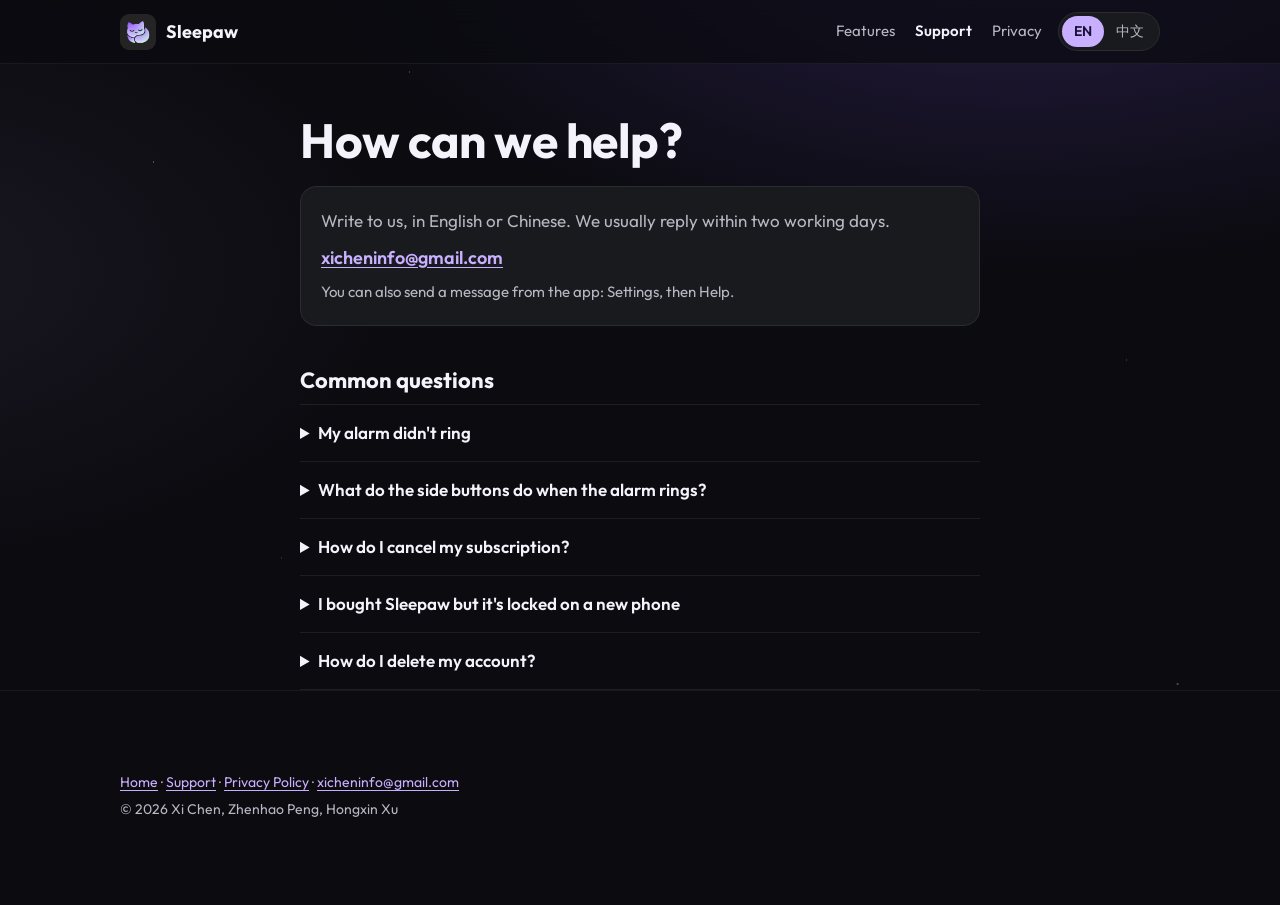
<file: support.html>
<!doctype html>
<html lang="en" data-lang="en" data-title-en="Sleepaw Support" data-title-zh="枕边喵 帮助与支持">
<head>
  <meta charset="utf-8">
  <meta name="viewport" content="width=device-width, initial-scale=1">
  <title>Sleepaw Support</title>
  <meta name="description" content="Help and contact for the Sleepaw app.">
  <link rel="icon" href="icon.png">
  <link rel="preconnect" href="https://fonts.googleapis.com">
  <link rel="preconnect" href="https://fonts.gstatic.com" crossorigin>
  <link href="https://fonts.googleapis.com/css2?family=Outfit:wght@400;500;600;700;800&display=swap" rel="stylesheet">
  <link rel="stylesheet" href="style.css?v=4">
  <link rel="stylesheet" href="landing.css?v=4">
  <script src="lang.js?v=4" defer></script>
</head>
<body class="landing">
  <div class="sky" aria-hidden="true"></div>
  <header class="bar">
    <div class="bar-in">
      <a class="brand" href="./"><img src="icon.png" alt=""><span class="en">Sleepaw</span><span class="zh">枕边喵</span></a>
      <nav class="bar-links">
        <a href="./#features"><span class="en">Features</span><span class="zh">功能</span></a>
        <a aria-current="page" href="support.html"><span class="en">Support</span><span class="zh">帮助</span></a>
        <a href="privacy.html"><span class="en">Privacy</span><span class="zh">隐私</span></a>
      </nav>
      <div class="lang" role="group" aria-label="Language"><button data-set="en" aria-pressed="true">EN</button><button data-set="zh" aria-pressed="false">中文</button></div>
    </div>
  </header>
  <div class="page">
    <main>
      <h1><span class="en">How can we help?</span><span class="zh">需要什么帮助？</span></h1>

      <div class="card">
        <p class="muted" style="margin:0"><span class="en">Write to us, in English or Chinese. We usually reply within two working days.</span><span class="zh">欢迎用中文或英文联系我们，一般两个工作日内回复。</span></p>
        <p class="contact" style="margin:8px 0 0"><a href="mailto:xicheninfo@gmail.com">xicheninfo@gmail.com</a></p>
        <p class="muted" style="margin:8px 0 0;font-size:15px"><span class="en">You can also send a message from the app: Settings, then Help.</span><span class="zh">也可以在 App 里发送：设置 → 帮助。</span></p>
      </div>

      <h2><span class="en">Common questions</span><span class="zh">常见问题</span></h2>

      <details>
        <summary><span class="en">My alarm didn't ring</span><span class="zh">闹钟没有响</span></summary>
        <p><span class="en">On iOS 26 and later, Sleepaw uses real system alarms. Make sure you allowed Alarms when asked (Settings, Sleepaw, Alarms). Then open Sleepaw once so it can book your alarms again.</span><span class="zh">在 iOS 26 及以上，枕边喵使用系统闹钟。请确认已允许「闹钟」权限（设置 → 枕边喵 → 闹钟），然后打开一次 App，让它重新预约闹钟。</span></p>
      </details>
      <details>
        <summary><span class="en">What do the side buttons do when the alarm rings?</span><span class="zh">闹钟响时按侧边键会怎样？</span></summary>
        <p><span class="en">A side button snoozes while you have snoozes left. After that, or with snooze off, the alarm goes quiet for a minute and rings again. Tap "I'm up" to end it.</span><span class="zh">还有贪睡次数时，按侧边键就是贪睡。贪睡用完或关闭贪睡时，闹钟会安静 1 分钟后再响，点「我起来了」才会结束。</span></p>
      </details>
      <details>
        <summary><span class="en">How do I cancel my subscription?</span><span class="zh">怎么取消订阅？</span></summary>
        <p><span class="en">Subscriptions are handled by Apple. On your iPhone, open Settings, tap your name, then Subscriptions, and choose Sleepaw. Cancel at least a day before the trial or period ends to avoid the next charge.</span><span class="zh">订阅由 Apple 管理。在 iPhone 上打开「设置」→ 点你的名字 →「订阅」→ 选择枕边喵。请在试用期或当前周期结束至少一天前取消，以免再次扣费。</span></p>
      </details>
      <details>
        <summary><span class="en">I bought Sleepaw but it's locked on a new phone</span><span class="zh">换了手机后会员不见了</span></summary>
        <p><span class="en">Sign in with the same Apple ID, then tap Restore Purchases on the subscription screen.</span><span class="zh">请用同一个 Apple ID 登录，然后在订阅页面点「恢复购买」。</span></p>
      </details>
      <details>
        <summary><span class="en">How do I delete my account?</span><span class="zh">怎么删除账户？</span></summary>
        <p><span class="en">In the app: Settings, My Account, Delete account. This removes your account and the data stored with it. If you have a subscription, cancel it with Apple too.</span><span class="zh">在 App 里：设置 → 我的账户 → 删除账户。账号及其保存的数据会被删除。如果有订阅，也请在 Apple 那里取消。</span></p>
      </details>
    </main>

  </div>
  <footer class="foot">
    <div class="foot-in">
      <p><a href="./"><span class="en">Home</span><span class="zh">首页</span></a> · <a href="support.html"><span class="en">Support</span><span class="zh">帮助与支持</span></a> · <a href="privacy.html"><span class="en">Privacy Policy</span><span class="zh">隐私政策</span></a> · <a href="mailto:xicheninfo@gmail.com">xicheninfo@gmail.com</a></p>
      <p>© 2026 Xi Chen, Zhenhao Peng, Hongxin Xu</p>
    </div>
  </footer>
</body>
</html>
</file>
<file: style.css>
:root {
  --bg: #101114;
  --card: #191a1d;
  --line: #2b2c31;
  --text: #f4f2fa;
  --sub: #b9b6c4;
  --lilac: #c9afff;
  --lilac-deep: #8a5cff;
  --radius: 16px;
}

* { box-sizing: border-box; }

html { -webkit-text-size-adjust: 100%; }

body {
  margin: 0;
  background: var(--bg);
  color: var(--text);
  font-family: "Outfit", "PingFang SC", "Hiragino Sans GB", "Microsoft YaHei", system-ui, sans-serif;
  font-size: 17px;
  line-height: 1.65;
}

a { color: var(--lilac); text-underline-offset: 3px; }
a:focus-visible, button:focus-visible { outline: 2px solid var(--lilac); outline-offset: 3px; border-radius: 6px; }

.wrap { max-width: 720px; margin: 0 auto; padding: 0 20px; }

header.top {
  display: flex;
  align-items: center;
  justify-content: space-between;
  gap: 12px;
  padding: 20px 0;
}

.brand { display: flex; align-items: center; gap: 10px; color: var(--text); text-decoration: none; font-weight: 700; font-size: 18px; }
.brand img { width: 36px; height: 36px; border-radius: 9px; }

.lang {
  display: inline-flex;
  border: 1px solid var(--line);
  border-radius: 999px;
  padding: 3px;
  background: var(--card);
}
.lang button {
  font: inherit;
  font-size: 14px;
  color: var(--sub);
  background: none;
  border: 0;
  padding: 4px 12px;
  border-radius: 999px;
  cursor: pointer;
}
.lang button[aria-pressed="true"] { background: var(--lilac); color: #1a1033; font-weight: 600; }

nav.links { display: flex; flex-wrap: wrap; gap: 8px 20px; font-size: 15px; padding-bottom: 8px; }
nav.links a { color: var(--sub); text-decoration: none; }
nav.links a[aria-current="page"] { color: var(--text); font-weight: 600; }

h1 { font-size: clamp(30px, 6vw, 40px); line-height: 1.2; margin: 32px 0 8px; text-wrap: balance; }
h2 { font-size: 22px; line-height: 1.35; margin: 40px 0 8px; text-wrap: balance; }
h3 { font-size: 18px; margin: 24px 0 4px; }
p, li { color: var(--text); }
.muted { color: var(--sub); }
ul { padding-left: 1.2em; }
li { margin: 6px 0; }

.card {
  background: var(--card);
  border: 1px solid var(--line);
  border-radius: var(--radius);
  padding: 20px;
  margin: 16px 0;
}

.hero { text-align: center; padding: 32px 0 8px; }
.hero img { width: 112px; height: 112px; border-radius: 26px; box-shadow: 0 12px 40px rgba(138, 92, 255, 0.35); }
.hero h1 { margin-top: 20px; }
.hero p { color: var(--sub); max-width: 32em; margin: 8px auto 0; }

.grid { display: grid; gap: 12px; grid-template-columns: repeat(auto-fit, minmax(200px, 1fr)); margin: 24px 0; }
.grid .card { margin: 0; }
.grid h3 { margin-top: 0; color: var(--lilac); }
.grid p { margin: 4px 0 0; color: var(--sub); font-size: 15px; }

.contact { font-size: 18px; font-weight: 600; word-break: break-all; }

details { border-top: 1px solid var(--line); padding: 14px 0; }
details:last-of-type { border-bottom: 1px solid var(--line); }
summary { cursor: pointer; font-weight: 600; }
details p { margin: 8px 0 0; color: var(--sub); }

footer { color: var(--sub); font-size: 14px; padding: 48px 0 40px; }

[data-lang="zh"] .en, [data-lang="en"] .zh { display: none; }

@media (prefers-reduced-motion: reduce) { * { scroll-behavior: auto; } }
</file>
<file: landing.css>
/* Landing page. Builds on style.css tokens: the app's night ground and lilac. */
:root {
  --night: #0b0b10;
  --ink-2: #212129;
  --moon: #ffe7a8;
  --warn: #ffb86b;
  --ok: #8be3b5;
}

body.landing { background: var(--night); overflow-x: hidden; }

/* A faint starry sky behind everything. */
.sky {
  position: fixed;
  inset: 0;
  z-index: -1;
  background:
    radial-gradient(1200px 600px at 80% -10%, rgba(138, 92, 255, 0.22), transparent 60%),
    radial-gradient(900px 500px at -10% 30%, rgba(201, 175, 255, 0.08), transparent 60%),
    var(--night);
}
.sky::after {
  content: "";
  position: absolute;
  inset: 0;
  background-image:
    radial-gradient(1px 1px at 12% 18%, #fff8, transparent),
    radial-gradient(1px 1px at 32% 8%, #fff6, transparent),
    radial-gradient(1.5px 1.5px at 72% 22%, #fff9, transparent),
    radial-gradient(1px 1px at 88% 40%, #fff5, transparent),
    radial-gradient(1px 1px at 52% 34%, #fff4, transparent),
    radial-gradient(1px 1px at 22% 62%, #fff4, transparent),
    radial-gradient(1.5px 1.5px at 92% 76%, #fff6, transparent);
  animation: twinkle 6s ease-in-out infinite alternate;
}
@keyframes twinkle { from { opacity: 0.5; } to { opacity: 1; } }

/* Top bar */
.bar { position: sticky; top: 0; z-index: 10; backdrop-filter: blur(14px); -webkit-backdrop-filter: blur(14px); background: rgba(11, 11, 16, 0.7); border-bottom: 1px solid rgba(255, 255, 255, 0.06); }
.bar-in { max-width: 1080px; margin: 0 auto; padding: 12px 20px; display: flex; align-items: center; gap: 16px; }
.bar-in .brand { margin-right: auto; }
.bar-links { display: flex; gap: 20px; font-size: 15px; }
.bar-links a { color: var(--sub); text-decoration: none; }
.bar-links a:hover { color: var(--text); }
@media (max-width: 560px) { .bar-links { display: none; } }

main { max-width: 1080px; margin: 0 auto; padding: 0 20px; }

.eyebrow { color: var(--lilac); font-weight: 600; font-size: 14px; letter-spacing: 0.06em; text-transform: uppercase; margin: 0 0 12px; }
[data-lang="zh"] .eyebrow { letter-spacing: 0.12em; }

/* Hero: logo, one-line slogan, then the phone. */
.hero2 { display: flex; flex-direction: column; align-items: center; text-align: center; padding: 64px 0 40px; gap: 48px; }
.hero-copy { display: flex; flex-direction: column; align-items: center; }
.hero-logo { width: 88px; height: 88px; border-radius: 21px; box-shadow: 0 12px 40px rgba(138, 92, 255, 0.45), 0 0 0 1px rgba(255, 255, 255, 0.06); margin-bottom: 28px; animation: float 7s ease-in-out infinite; }
.hero2 h1 { font-weight: 800; margin: 0; white-space: nowrap; letter-spacing: -0.02em; line-height: 1.1; font-size: clamp(26px, 7.4vw, 72px); }
[data-lang="zh"] .hero2 h1 { letter-spacing: 0.02em; font-size: clamp(26px, 7vw, 68px); }
.hero2 h1 em { font-style: normal; background: linear-gradient(90deg, var(--lilac), #f1e6ff 60%, var(--moon)); -webkit-background-clip: text; background-clip: text; color: transparent; }
.lede { color: var(--sub); font-size: 19px; max-width: 32em; margin: 20px auto 0; }
.cta-row { display: flex; flex-wrap: wrap; justify-content: center; align-items: center; gap: 14px 20px; margin-top: 32px; }
.trial { color: var(--sub); font-size: 15px; margin: 0; }

.store-btn { display: inline-flex; align-items: center; gap: 10px; background: #fff; color: #000; text-decoration: none; padding: 10px 18px 10px 14px; border-radius: 14px; transition: transform 0.2s ease, box-shadow 0.2s ease; }
.store-btn svg { width: 26px; height: 26px; }
.store-btn span { display: flex; flex-direction: column; line-height: 1.1; }
.store-btn small { font-size: 11px; }
.store-btn b { font-size: 19px; font-weight: 600; }
.store-btn:hover { transform: translateY(-2px); box-shadow: 0 10px 30px rgba(201, 175, 255, 0.35); }

/* Phone mockup */
.hero-phone { position: relative; display: flex; justify-content: center; }
.phone { position: relative; z-index: 1; width: 290px; aspect-ratio: 9 / 19.5; border-radius: 46px; padding: 10px; background: linear-gradient(145deg, #2c2c34, #121216); box-shadow: 0 30px 80px rgba(0, 0, 0, 0.6), inset 0 0 0 1.5px rgba(255, 255, 255, 0.08); animation: float 7s ease-in-out infinite; }
.screen { height: 100%; border-radius: 37px; overflow: hidden; position: relative; padding: 46px 14px 18px; display: flex; flex-direction: column; gap: 12px; }
.screen.lock { background: radial-gradient(120% 70% at 50% 0%, #3b2a66, #15121f 60%, #0c0b12); }
.screen::before { content: ""; position: absolute; top: 12px; left: 50%; transform: translateX(-50%); width: 92px; height: 26px; border-radius: 20px; background: #000; }
.lock-date { text-align: center; margin: 0; font-size: 14px; color: rgba(255, 255, 255, 0.8); font-weight: 500; }
.lock-time { text-align: center; margin: -8px 0 6px; font-size: 76px; font-weight: 700; line-height: 1; letter-spacing: -0.02em; }
.glow { position: absolute; z-index: 0; width: 360px; height: 360px; border-radius: 50%; background: radial-gradient(circle, rgba(138, 92, 255, 0.45), transparent 65%); top: 50%; left: 50%; transform: translate(-50%, -50%); filter: blur(10px); }
@keyframes float { 0%, 100% { transform: translateY(0); } 50% { transform: translateY(-10px); } }

.alarm-alert { background: rgba(40, 32, 60, 0.85); border-radius: 22px; padding: 12px; border: 1px solid rgba(201, 175, 255, 0.25); }
.alarm-alert.ring { animation: nudge 2.6s ease-in-out infinite; }
@keyframes nudge { 0%, 70%, 100% { transform: rotate(0); } 74% { transform: rotate(-1.6deg); } 78% { transform: rotate(1.6deg); } 82% { transform: rotate(-1deg); } 86% { transform: rotate(0.6deg); } }
.aa-head { display: flex; align-items: center; gap: 8px; font-size: 13px; font-weight: 600; }
.aa-head img { width: 22px; height: 22px; border-radius: 6px; }
.aa-btns { display: grid; grid-template-columns: 1fr 1fr; gap: 8px; margin-top: 10px; }
.aa-btn { text-align: center; font-size: 12px; font-weight: 600; padding: 9px 4px; border-radius: 999px; background: rgba(255, 255, 255, 0.14); }
.aa-btn.up { background: var(--lilac-deep); }

.memo-chip { display: flex; align-items: center; gap: 8px; background: rgba(255, 255, 255, 0.08); border-radius: 18px; padding: 10px 12px; margin-top: auto; flex-wrap: wrap; }
.memo-from { width: 100%; font-size: 12px; color: var(--sub); }

/* Play button + waveform */
.play { width: 26px; height: 26px; border-radius: 50%; background: var(--lilac); position: relative; flex: none; }
.play::after { content: ""; position: absolute; left: 10px; top: 7px; border-left: 9px solid #1a1033; border-top: 6px solid transparent; border-bottom: 6px solid transparent; }
.wave { display: flex; align-items: center; gap: 3px; height: 24px; flex: 1; }
.wave i { display: block; width: 3px; border-radius: 2px; background: var(--lilac); height: 30%; animation: wave 1.1s ease-in-out infinite; }
.wave.big { height: 34px; gap: 4px; }
.wave.big i { width: 4px; }
.wave i:nth-child(3n) { animation-delay: -0.3s; }
.wave i:nth-child(3n+1) { animation-delay: -0.6s; }
.wave i:nth-child(4n) { animation-delay: -0.15s; }
.wave i:nth-child(5n) { animation-delay: -0.8s; }
@keyframes wave { 0%, 100% { height: 25%; } 50% { height: 100%; } }

/* Feature rows */
.feature { display: grid; grid-template-columns: 1fr 1fr; gap: 56px; align-items: center; padding: 72px 0; border-top: 1px solid rgba(255, 255, 255, 0.06); }
.feature.flip .f-copy { order: 2; }
.feature h2 { font-size: clamp(28px, 4vw, 40px); line-height: 1.15; letter-spacing: -0.01em; margin: 0 0 20px; }
.ticks { list-style: none; padding: 0; margin: 0; display: grid; gap: 14px; }
.ticks li { position: relative; padding-left: 28px; color: var(--sub); margin: 0; }
.ticks li b { color: var(--text); font-weight: 600; }
.ticks li::before { content: ""; position: absolute; left: 0; top: 0.55em; width: 14px; height: 14px; border-radius: 50%; background: radial-gradient(circle at 35% 35%, #fff, var(--lilac) 45%, var(--lilac-deep)); }
.f-visual { display: flex; justify-content: center; }

.spotlight { background: radial-gradient(700px 380px at 30% 50%, rgba(138, 92, 255, 0.16), transparent 70%); border-radius: 32px; padding-left: 28px; padding-right: 28px; margin: 0 -28px; border-top: 0; }

/* Snooze timeline */
.snooze-demo { width: 100%; max-width: 380px; display: grid; gap: 10px; }
.sd-row { display: flex; align-items: center; gap: 14px; background: var(--card); border: 1px solid var(--line); border-radius: 16px; padding: 12px 16px; }
.sd-t { font-weight: 700; font-variant-numeric: tabular-nums; width: 3.2em; }
.sd-pill { font-size: 14px; padding: 4px 12px; border-radius: 999px; background: rgba(201, 175, 255, 0.15); color: var(--lilac); }
.sd-pill.warn { background: rgba(255, 184, 107, 0.14); color: var(--warn); }
.sd-pill.again { background: rgba(255, 255, 255, 0.08); color: var(--text); }
.sd-pill.up { background: var(--lilac-deep); color: #fff; font-weight: 600; }
.sd-row.done { border-color: rgba(201, 175, 255, 0.5); }
.reveal.in .sd-row { animation: rise 0.5s both; }
.reveal.in .sd-row:nth-child(2) { animation-delay: 0.25s; }
.reveal.in .sd-row:nth-child(3) { animation-delay: 0.5s; }
.reveal.in .sd-row:nth-child(4) { animation-delay: 0.75s; }
.reveal.in .sd-row:nth-child(5) { animation-delay: 1.1s; }

/* Time-zone memo */
.tz { width: 100%; max-width: 440px; display: grid; gap: 0; }
.tz-card { background: var(--card); border: 1px solid var(--line); border-radius: 22px; padding: 18px 20px; }
.tz-city { margin: 0; color: var(--sub); font-size: 14px; }
.tz-time { margin: 2px 0 10px; font-size: 34px; font-weight: 700; font-variant-numeric: tabular-nums; }
.tz-note { margin: 10px 0 0; font-size: 14px; color: var(--sub); }
.rec { display: flex; align-items: center; gap: 12px; }
.rec-dot { width: 14px; height: 14px; border-radius: 50%; background: #ff6b81; box-shadow: 0 0 0 0 rgba(255, 107, 129, 0.6); animation: pulse 1.6s infinite; flex: none; }
@keyframes pulse { to { box-shadow: 0 0 0 12px rgba(255, 107, 129, 0); } }
.play-wave i { background: var(--moon); }
.tz-arc { height: 56px; position: relative; }
.tz-arc::before { content: ""; position: absolute; left: 50%; top: 6px; bottom: 6px; border-left: 2px dashed rgba(201, 175, 255, 0.4); }
.plane { position: absolute; left: calc(50% - 5px); width: 12px; height: 12px; border-radius: 50%; background: var(--lilac); box-shadow: 0 0 16px var(--lilac); animation: fly 2.4s ease-in-out infinite; }
@keyframes fly { 0% { top: 0; opacity: 0; } 15% { opacity: 1; } 85% { opacity: 1; } 100% { top: calc(100% - 12px); opacity: 0; } }

/* Tidy alarms */
.tidy { width: 100%; max-width: 360px; background: var(--card); border: 1px solid var(--line); border-radius: 24px; padding: 10px; display: grid; gap: 6px; }
.tidy-row { display: flex; align-items: baseline; gap: 12px; padding: 12px 14px; border-radius: 14px; background: var(--ink-2); }
.tidy-row b { font-size: 24px; font-variant-numeric: tabular-nums; }
.tidy-row span { color: var(--sub); font-size: 14px; }
.tidy-btn { text-align: center; margin-top: 6px; padding: 12px; border-radius: 14px; color: var(--lilac); font-weight: 600; border: 1px dashed rgba(201, 175, 255, 0.4); }
.reveal.in .tidy-row.gone { animation: sweep 0.6s ease forwards; animation-delay: 1.2s; }
.reveal.in .tidy-row.gone:nth-of-type(3) { animation-delay: 1.35s; }
.reveal.in .tidy-row.gone:nth-of-type(4) { animation-delay: 1.5s; }
.reveal.in .tidy-row.gone:nth-of-type(5) { animation-delay: 1.65s; }
@keyframes sweep { to { opacity: 0.18; transform: translateX(18px); text-decoration: line-through; } }

/* Calm nights */
.night { position: relative; width: 100%; max-width: 380px; padding-top: 70px; }
.moon { position: absolute; top: 0; right: 24px; width: 84px; height: 84px; border-radius: 50%; background: radial-gradient(circle at 35% 35%, #fff7da, var(--moon) 50%, #d9b85c); box-shadow: 0 0 60px rgba(255, 231, 168, 0.35); animation: float 9s ease-in-out infinite; }
.moon::after { content: ""; position: absolute; width: 70px; height: 70px; border-radius: 50%; background: var(--night); top: -8px; left: -18px; opacity: 0.9; }
.live { position: relative; background: rgba(30, 26, 44, 0.9); border: 1px solid rgba(201, 175, 255, 0.2); border-radius: 26px; padding: 20px 22px; backdrop-filter: blur(6px); }
.live-label { margin: 0; color: var(--sub); font-size: 14px; }
.live-num { margin: 4px 0 14px; font-size: 44px; font-weight: 700; font-variant-numeric: tabular-nums; }
.live-bar { height: 8px; border-radius: 8px; background: rgba(255, 255, 255, 0.1); overflow: hidden; }
.live-bar span { display: block; height: 100%; width: 8%; border-radius: 8px; background: linear-gradient(90deg, var(--lilac-deep), var(--lilac)); transition: width 2.4s ease; }
.reveal.in .live-bar span { width: 22%; }
.live-foot { margin: 12px 0 0; font-size: 14px; color: var(--sub); }

/* Briefing */
.brief { width: 100%; max-width: 380px; display: grid; gap: 12px; }
.brief-card { display: flex; gap: 14px; align-items: center; background: var(--card); border: 1px solid var(--line); border-radius: 18px; padding: 16px; }
.brief-card div { display: flex; flex-direction: column; color: var(--sub); font-size: 15px; }
.brief-card b { color: var(--text); font-size: 17px; }
.b-ico { width: 40px; height: 40px; border-radius: 12px; flex: none; position: relative; background: rgba(201, 175, 255, 0.14); }
.b-ico.sun::after { content: ""; position: absolute; inset: 11px; border-radius: 50%; background: var(--moon); box-shadow: 0 0 12px var(--moon); animation: spin 12s linear infinite; }
.b-ico.list::after { content: ""; position: absolute; left: 11px; right: 11px; top: 13px; height: 2px; background: var(--lilac); box-shadow: 0 6px 0 var(--lilac), 0 12px 0 var(--lilac); }
.b-ico.quote::after { content: "\201C"; position: absolute; inset: 0; display: grid; place-items: center; font-size: 30px; color: var(--lilac); line-height: 1; padding-top: 10px; }
.reveal.in .brief-card { animation: rise 0.5s both; }
.reveal.in .brief-card:nth-child(2) { animation-delay: 0.2s; }
.reveal.in .brief-card:nth-child(3) { animation-delay: 0.4s; }
@keyframes spin { to { transform: rotate(360deg); } }

/* Chart */
.chart { width: 100%; max-width: 380px; background: var(--card); border: 1px solid var(--line); border-radius: 24px; padding: 20px; }
.chart-title { margin: 0; display: flex; justify-content: space-between; color: var(--sub); }
.chart-title b { color: var(--text); font-size: 20px; }
.bars { display: grid; grid-template-columns: repeat(7, 1fr); gap: 10px; align-items: end; height: 160px; margin: 18px 0 8px; }
.bars span { position: relative; height: 4%; border-radius: 10px 10px 6px 6px; background: rgba(201, 175, 255, 0.35); transition: height 1s cubic-bezier(0.2, 0.8, 0.2, 1); }
.bars span.best { background: linear-gradient(var(--lilac), var(--lilac-deep)); }
.bars i { position: absolute; bottom: -24px; left: 0; right: 0; text-align: center; font-style: normal; font-size: 12px; color: var(--sub); }
.reveal.in .bars span { height: calc(var(--h) * 100%); }
.reveal.in .bars span:nth-child(2) { transition-delay: 0.08s; }
.reveal.in .bars span:nth-child(3) { transition-delay: 0.16s; }
.reveal.in .bars span:nth-child(4) { transition-delay: 0.24s; }
.reveal.in .bars span:nth-child(5) { transition-delay: 0.32s; }
.reveal.in .bars span:nth-child(6) { transition-delay: 0.4s; }
.reveal.in .bars span:nth-child(7) { transition-delay: 0.48s; }
.chart-note { margin: 30px 0 0; font-size: 14px; color: var(--lilac); }

/* Cat */
.cat-stage { position: relative; width: 260px; height: 260px; display: grid; place-items: center; }
.cat-stage::before { content: ""; position: absolute; inset: 20px; border-radius: 50%; background: radial-gradient(circle, rgba(138, 92, 255, 0.35), transparent 70%); }
.cat-pixel { position: relative; width: 192px; height: 192px; image-rendering: pixelated; image-rendering: crisp-edges; }
.night-cat { position: absolute; z-index: 1; top: 22px; left: 18px; width: 96px; height: 96px; image-rendering: pixelated; }
.spark { position: absolute; width: 10px; height: 10px; border-radius: 50%; background: var(--moon); box-shadow: 0 0 12px var(--moon); animation: blink 2.4s ease-in-out infinite; }
.s1 { top: 30px; left: 40px; } .s2 { top: 60px; right: 26px; animation-delay: 0.8s; } .s3 { bottom: 40px; left: 30px; animation-delay: 1.6s; }
@keyframes blink { 0%, 100% { transform: scale(0.4); opacity: 0.2; } 50% { transform: scale(1); opacity: 1; } }
.coins { position: absolute; right: 10px; bottom: 34px; background: var(--moon); color: #3a2a00; font-weight: 700; font-size: 14px; padding: 4px 10px; border-radius: 999px; animation: bob 2.4s ease-in-out infinite; }
@keyframes bob { 0%, 100% { transform: translateY(0); } 50% { transform: translateY(-8px); } }

/* Pro */
.pro { text-align: center; padding: 80px 0 40px; border-top: 1px solid rgba(255, 255, 255, 0.06); }
.pro h2 { font-size: clamp(28px, 4vw, 40px); margin: 0 0 8px; }
.plans { display: grid; grid-template-columns: repeat(3, 1fr); gap: 14px; max-width: 760px; margin: 32px auto 20px; }
.plan { position: relative; background: var(--card); border: 1px solid var(--line); border-radius: 22px; padding: 26px 16px; display: flex; flex-direction: column; gap: 4px; color: var(--sub); font-size: 15px; }
.plan b { color: var(--text); font-size: 18px; }
.price { margin: 8px 0 2px; color: var(--text); }
.price > span { font-size: 34px; font-weight: 700; font-variant-numeric: tabular-nums; letter-spacing: -0.01em; }
.price small { color: var(--sub); font-size: 14px; margin-left: 4px; }
.region-note { color: var(--sub); font-size: 14px; margin: 0 0 8px; display: flex; flex-wrap: wrap; justify-content: center; align-items: center; gap: 4px 6px; }
.region-note b { color: var(--text); font-weight: 600; }
.region-pick { display: inline-flex; gap: 4px; margin-left: 6px; }
.region-pick button { font: inherit; font-size: 13px; width: 30px; height: 26px; border-radius: 8px; border: 1px solid var(--line); background: var(--card); color: var(--sub); cursor: inherit; }
.region-pick button[aria-pressed="true"] { border-color: var(--lilac); color: var(--lilac); }
.plan.pop { border-color: var(--lilac); box-shadow: 0 10px 40px rgba(138, 92, 255, 0.25); }
.plan em { position: absolute; top: -12px; left: 50%; transform: translateX(-50%); font-style: normal; font-size: 12px; font-weight: 700; background: var(--lilac); color: #1a1033; padding: 3px 12px; border-radius: 999px; white-space: nowrap; }
.fine { color: var(--sub); font-size: 13px; max-width: 40em; margin: 0 auto; }

.final { text-align: center; padding: 72px 0 40px; }
.final img { width: 84px; height: 84px; border-radius: 20px; }
.final h2 { font-size: clamp(28px, 4vw, 40px); margin: 16px 0 24px; }

.foot { border-top: 1px solid rgba(255, 255, 255, 0.06); }
.foot-in { max-width: 1080px; margin: 0 auto; padding: 28px 20px 40px; color: var(--sub); font-size: 14px; }
.foot-in p { color: var(--sub); margin: 4px 0; }

/* Reveal on scroll */
.reveal { opacity: 0; transform: translateY(24px); transition: opacity 0.8s ease, transform 0.8s cubic-bezier(0.2, 0.8, 0.2, 1); }
.reveal.in { opacity: 1; transform: none; }
@keyframes rise { from { opacity: 0; transform: translateY(12px); } to { opacity: 1; transform: none; } }

/* Phone and small tablets */
@media (max-width: 860px) {
  .hero2 { padding-top: 40px; gap: 40px; }
  .lede { font-size: 17px; }
  .feature { grid-template-columns: 1fr; gap: 32px; padding: 56px 0; }
  .feature.flip .f-copy { order: 0; }
  .spotlight { margin: 0 -12px; padding-left: 12px; padding-right: 12px; }
  .plans { grid-template-columns: 1fr; max-width: 360px; }
}
@media (max-width: 380px) { .phone { width: 260px; } }

@media (prefers-reduced-motion: reduce) {
  *, *::before, *::after { animation: none !important; transition: none !important; }
  .reveal { opacity: 1; transform: none; }
  .bars span { height: calc(var(--h) * 100%); }
}

/* A paw for a cursor (desktop only; touch screens have none). */
@media (hover: hover) and (pointer: fine) {
  body.landing, body.landing * { cursor: url("data:image/svg+xml,%3Csvg xmlns='http://www.w3.org/2000/svg' width='28' height='28' viewBox='0 0 28 28'%3E%3Cg fill='%23C9AFFF' stroke='%23140f22' stroke-width='1.4'%3E%3Cellipse cx='14' cy='18.5' rx='6.5' ry='5.5'/%3E%3Cellipse cx='6' cy='11' rx='2.6' ry='3.2'/%3E%3Cellipse cx='11' cy='6.5' rx='2.6' ry='3.3'/%3E%3Cellipse cx='17' cy='6.5' rx='2.6' ry='3.3'/%3E%3Cellipse cx='22' cy='11' rx='2.6' ry='3.2'/%3E%3C/g%3E%3C/svg%3E") 14 6, auto; }
  body.landing a, body.landing button, body.landing a *, body.landing button * { cursor: url("data:image/svg+xml,%3Csvg xmlns='http://www.w3.org/2000/svg' width='28' height='28' viewBox='0 0 28 28'%3E%3Cg fill='%23FFE7A8' stroke='%23140f22' stroke-width='1.4'%3E%3Cellipse cx='14' cy='18.5' rx='6.5' ry='5.5'/%3E%3Cellipse cx='6' cy='11' rx='2.6' ry='3.2'/%3E%3Cellipse cx='11' cy='6.5' rx='2.6' ry='3.3'/%3E%3Cellipse cx='17' cy='6.5' rx='2.6' ry='3.3'/%3E%3Cellipse cx='22' cy='11' rx='2.6' ry='3.2'/%3E%3C/g%3E%3C/svg%3E") 14 6, pointer; }
}

/* Inner pages (support, privacy) on the same night sky. */
.page { max-width: 760px; margin: 0 auto; padding: 8px 20px 0; }
.page h1 { font-size: clamp(32px, 6vw, 48px); letter-spacing: -0.01em; margin: 40px 0 8px; }
.page .card { background: var(--card); border: 1px solid var(--line); }
.page details { border-color: rgba(255, 255, 255, 0.08); }
.bar-links a[aria-current="page"] { color: var(--text); font-weight: 600; }
</file>
